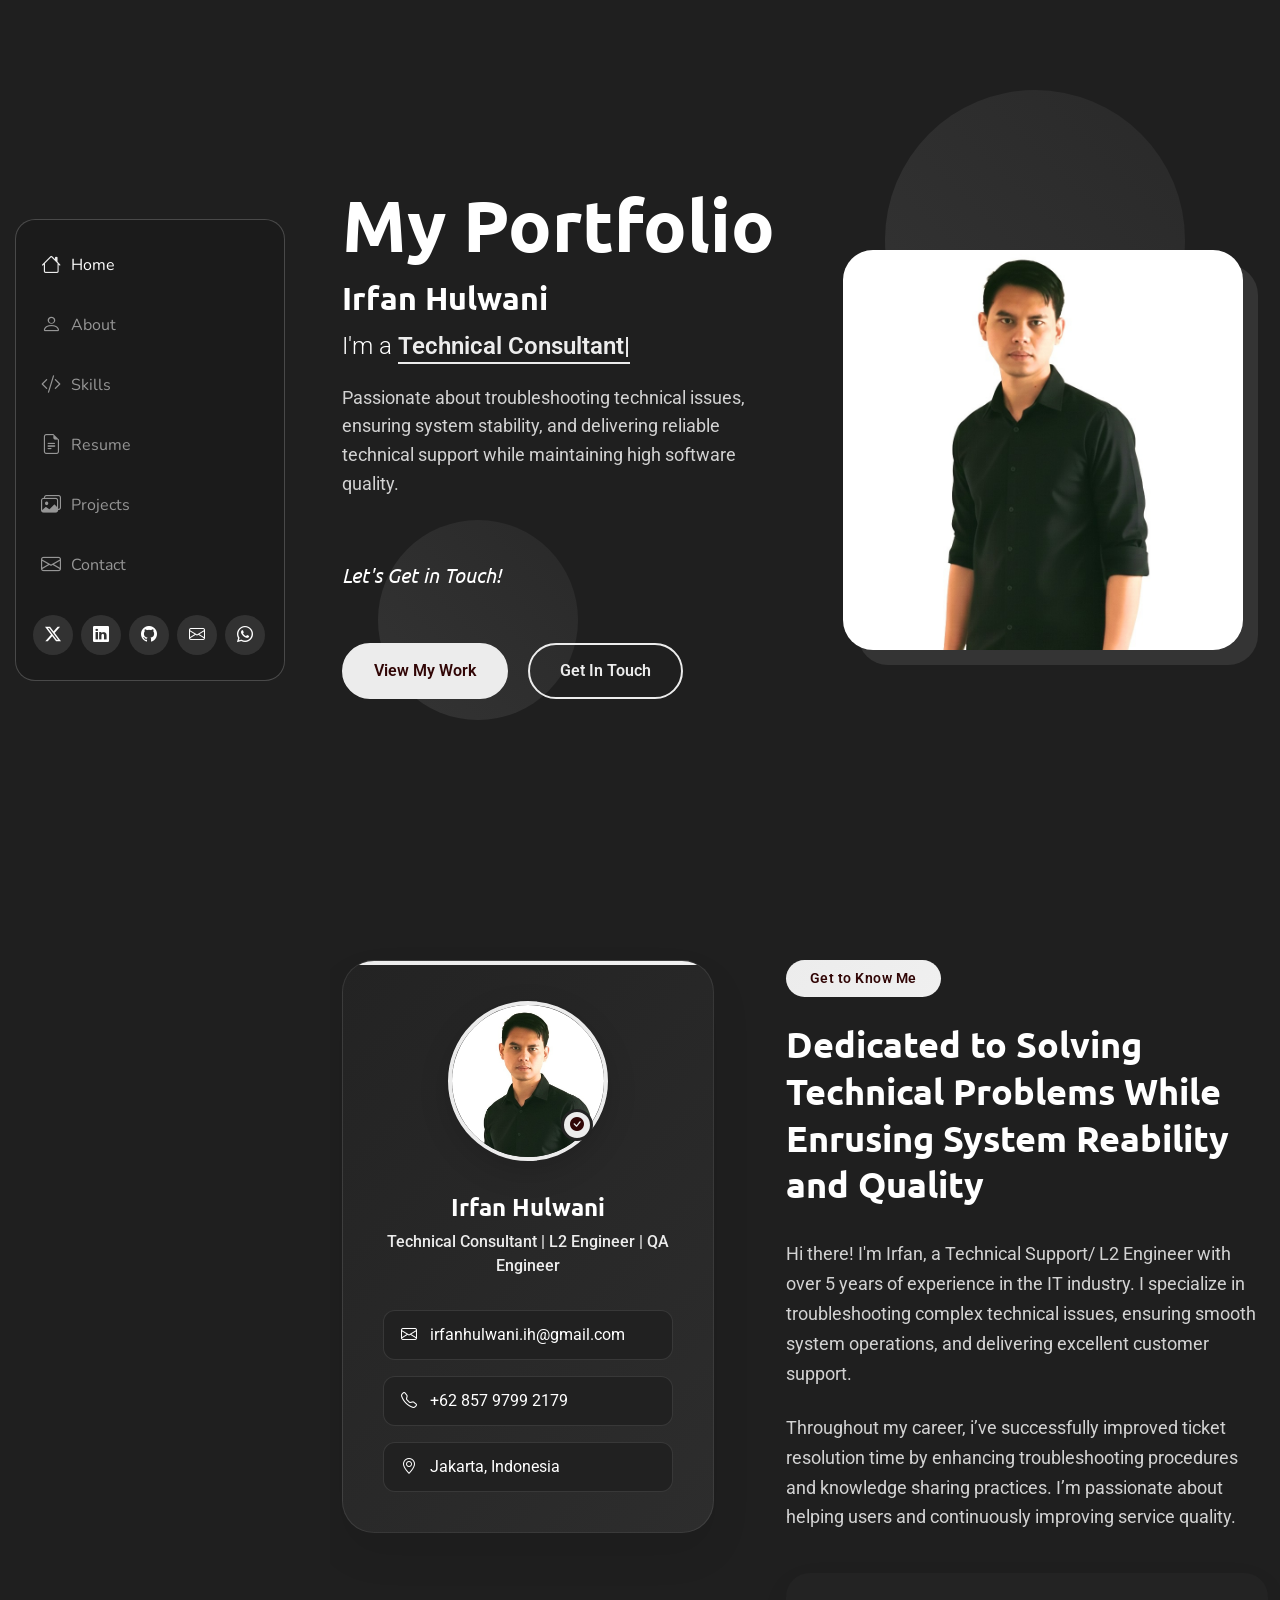
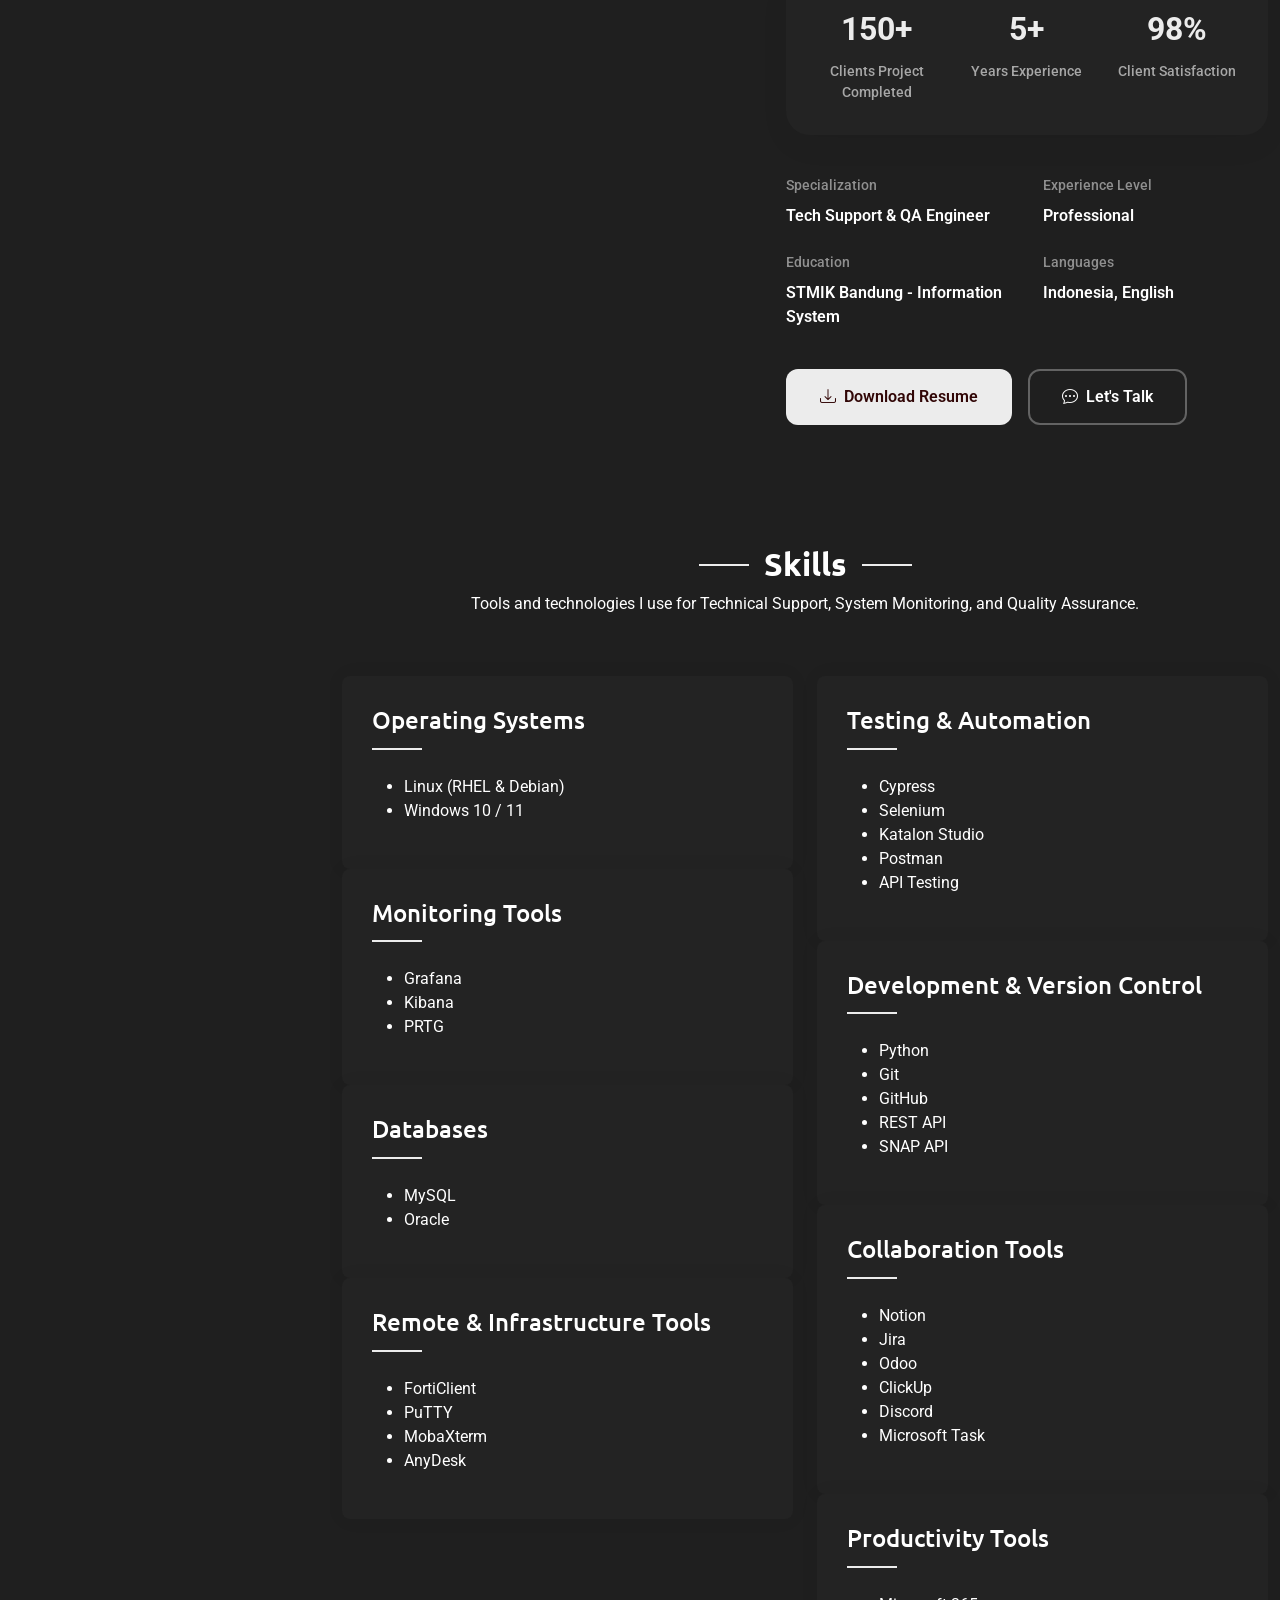
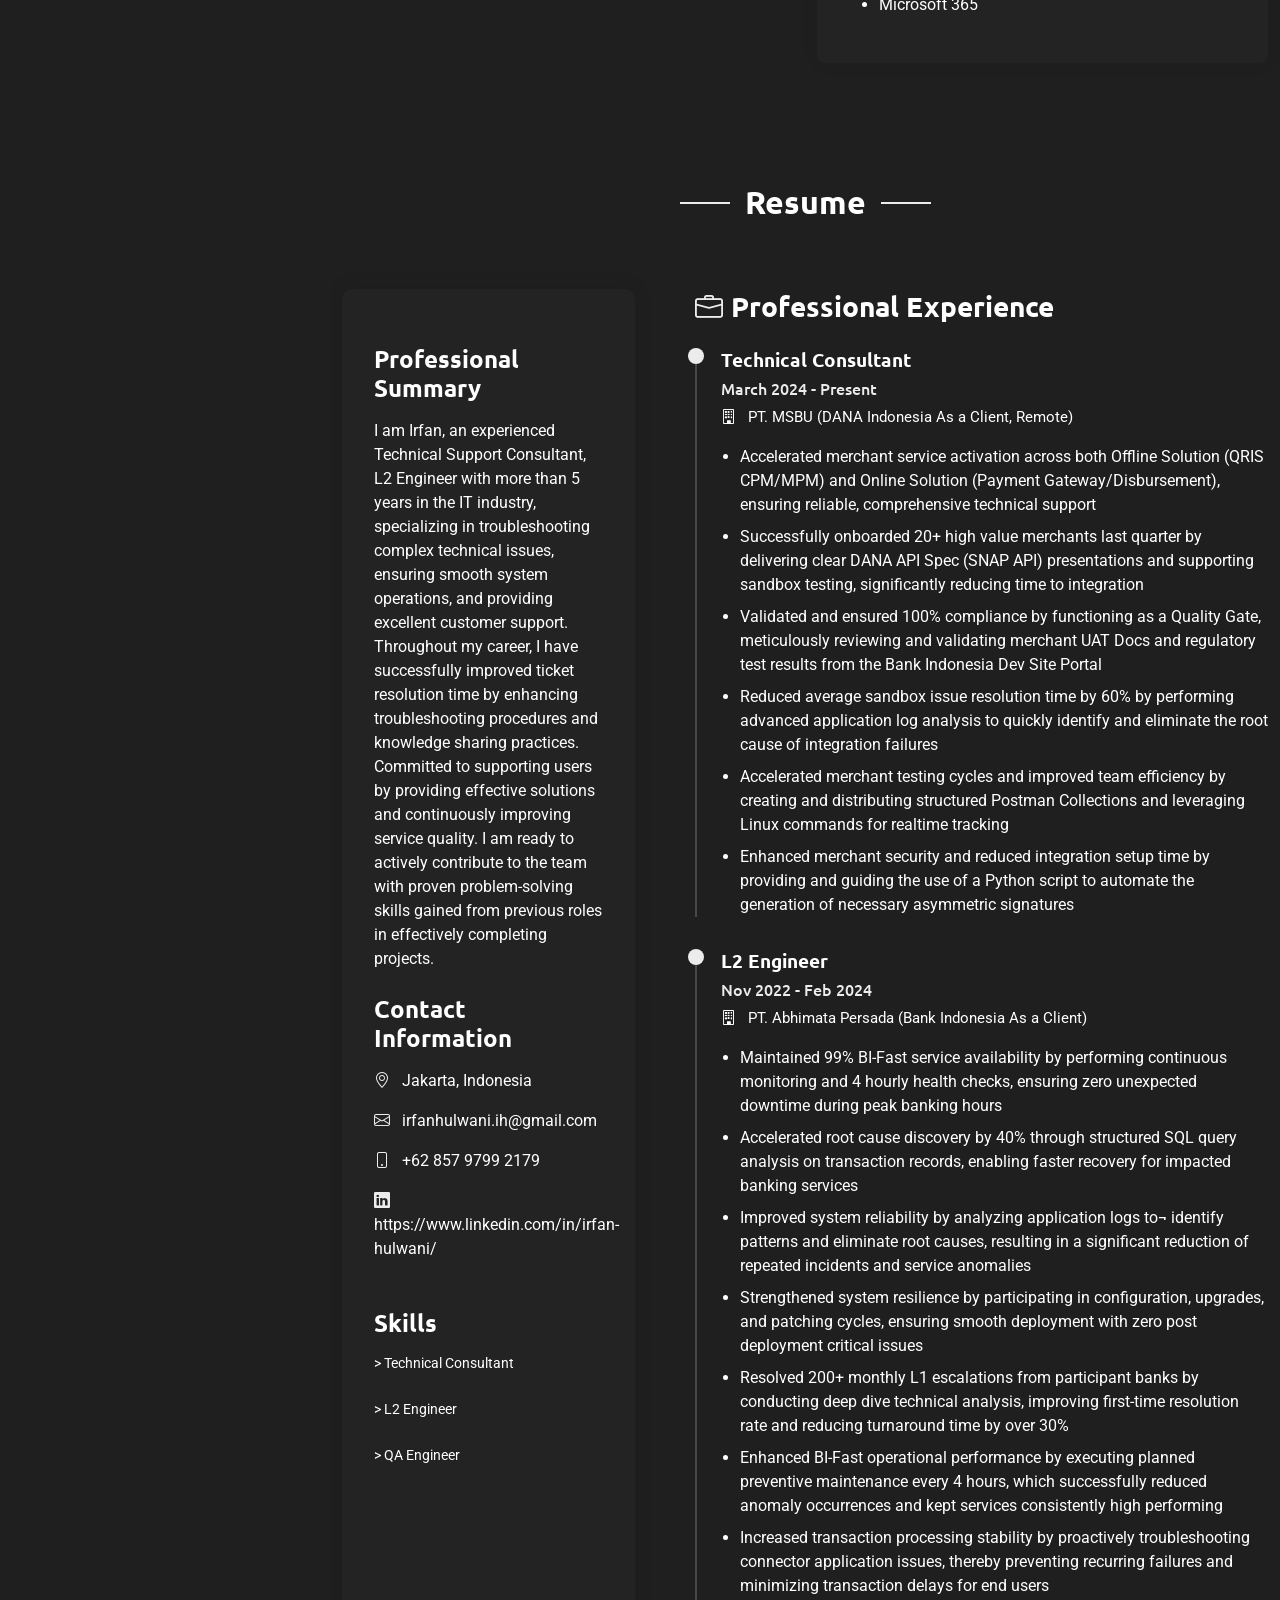
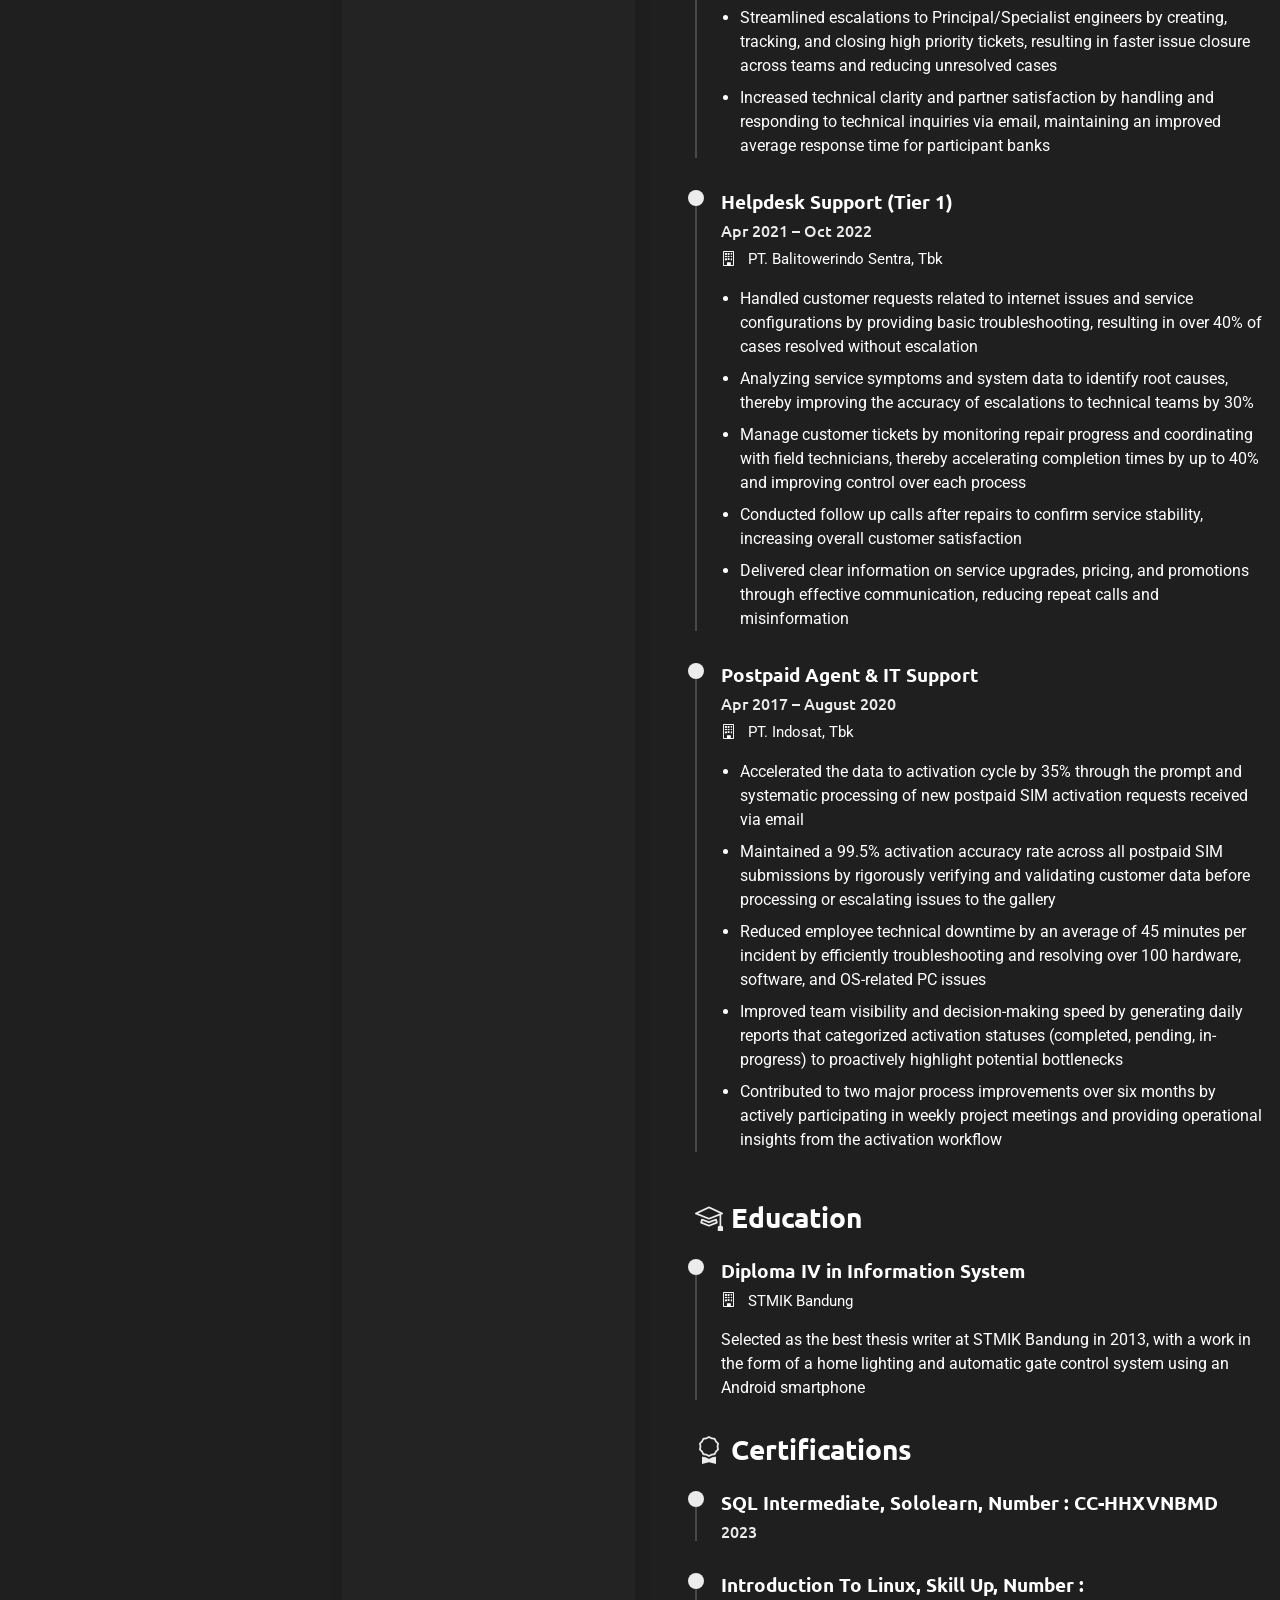
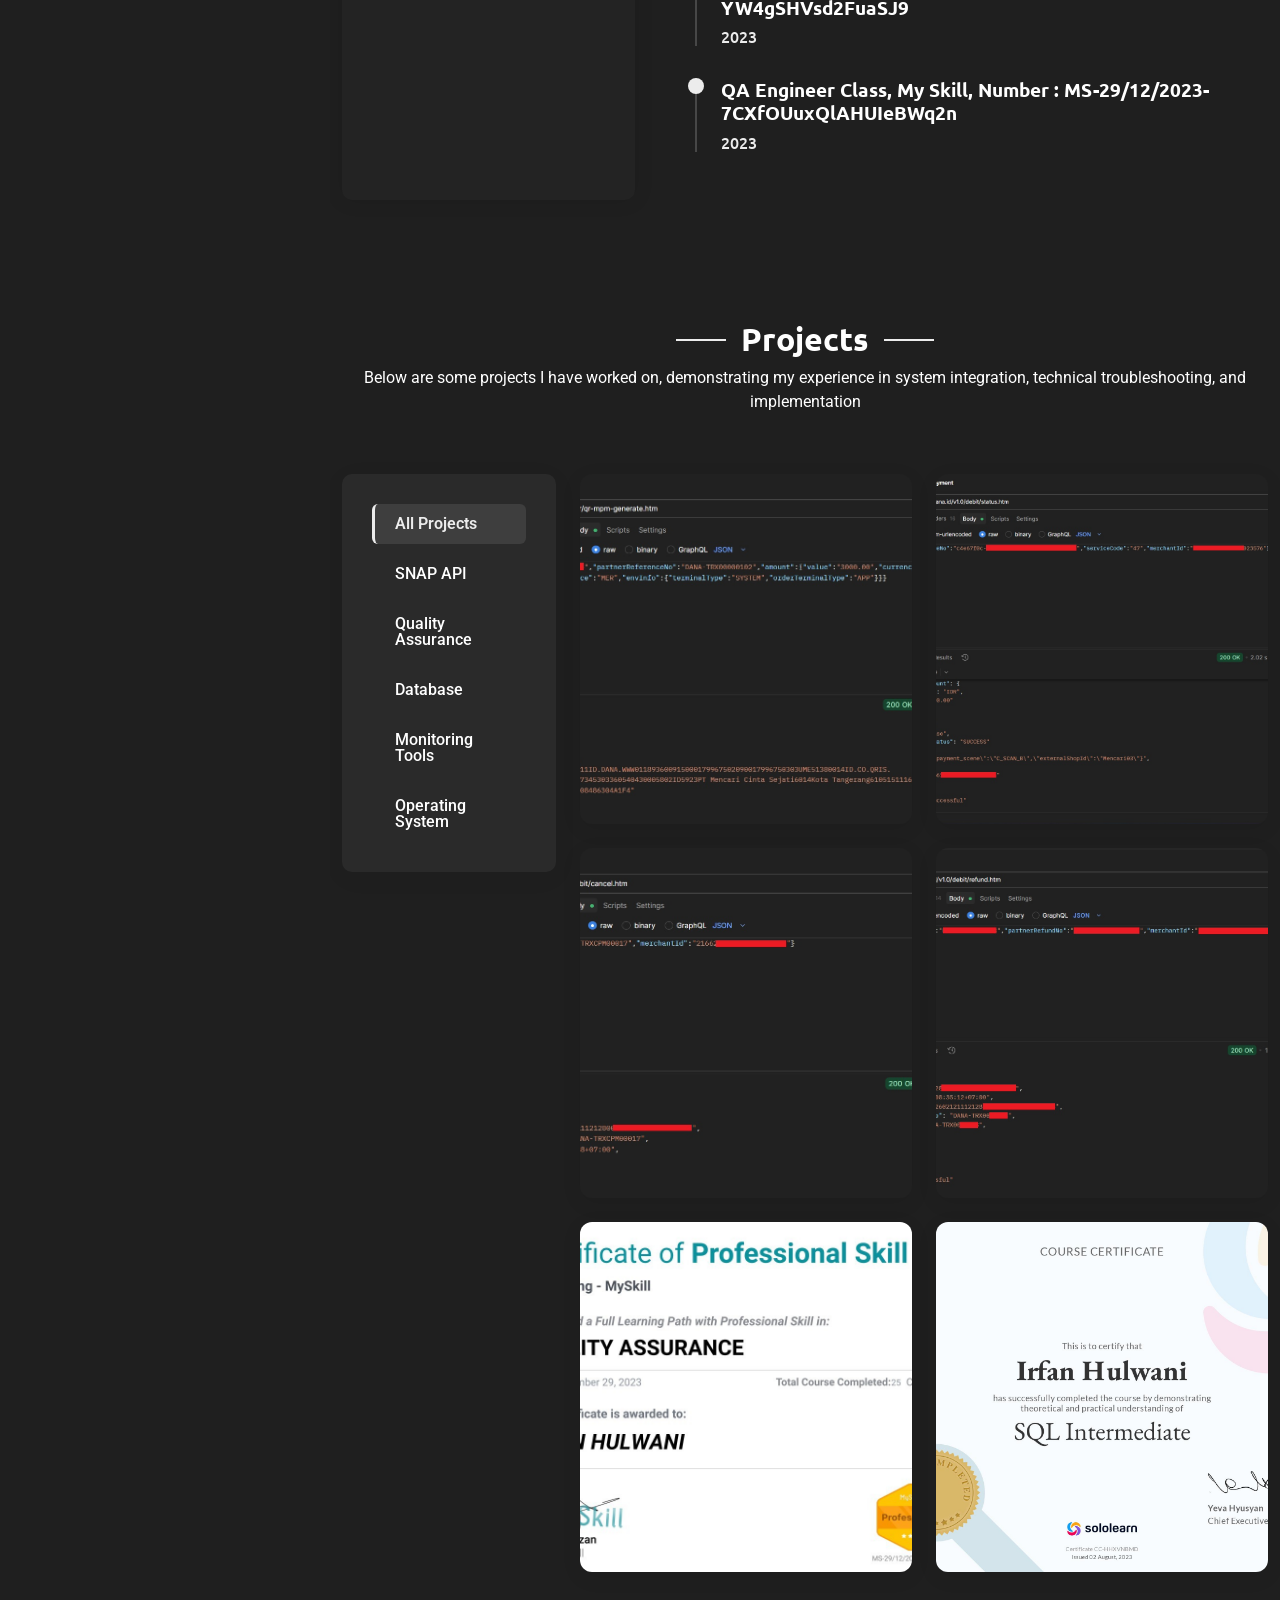
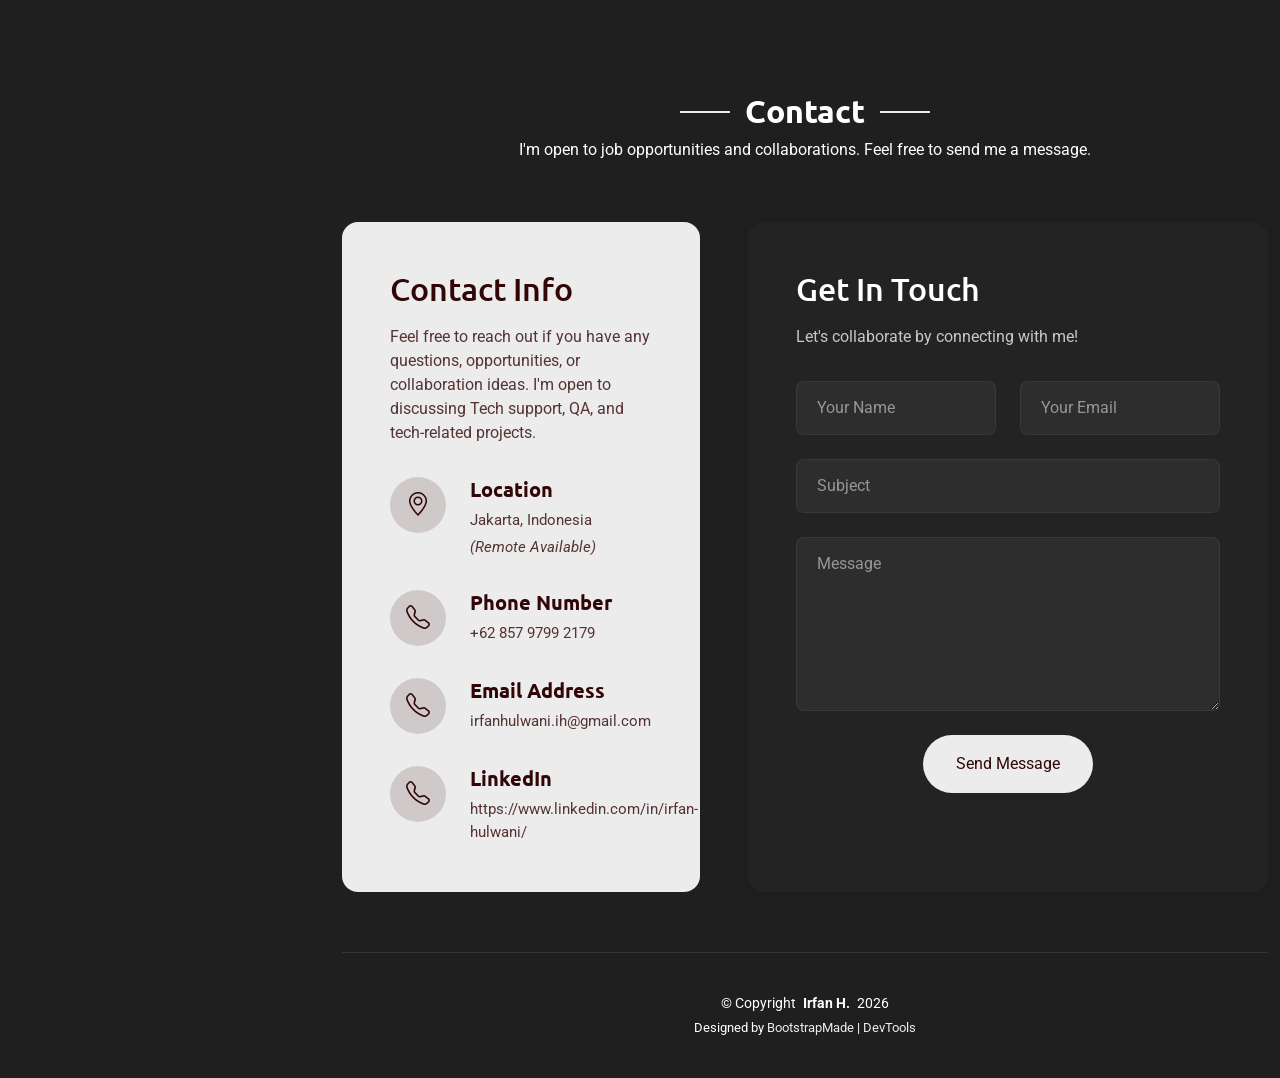
<file: index.html>
<!DOCTYPE html>
<html lang="en">

<head>
    <!-- Google tag (gtag.js) -->
  <script async src="https://www.googletagmanager.com/gtag/js?id=G-5R5WCQKM9Q"></script>
  <script>
    window.dataLayer = window.dataLayer || [];
    function gtag(){dataLayer.push(arguments);}
    gtag('js', new Date());

    gtag('config', 'G-5R5WCQKM9Q');
  </script>

  <meta charset="utf-8">
  <meta content="width=device-width, initial-scale=1.0" name="viewport">
  <title>Irfan Hulwani</title>
  <meta name="description" content="">
  <meta name="keywords" content="">

  <!-- Favicons -->
  <link href="assets/img/favicon2.png" rel="icon">
  <link href="assets/img/favicon3.png" rel="apple-touch-icon">

  <!-- Fonts -->
  <link href="https://fonts.googleapis.com" rel="preconnect">
  <link href="https://fonts.gstatic.com" rel="preconnect" crossorigin>
  <link href="https://fonts.googleapis.com/css2?family=Roboto:ital,wght@0,100;0,300;0,400;0,500;0,700;0,900;1,100;1,300;1,400;1,500;1,700;1,900&family=Ubuntu:ital,wght@0,300;0,400;0,500;0,700;1,300;1,400;1,500;1,700&family=Nunito:ital,wght@0,200;0,300;0,400;0,500;0,600;0,700;0,800;0,900;1,200;1,300;1,400;1,500;1,600;1,700;1,800;1,900&display=swap" rel="stylesheet">

  <!-- Vendor CSS Files -->
  <link href="assets/vendor/bootstrap/css/bootstrap.min.css" rel="stylesheet">
  <link href="assets/vendor/bootstrap-icons/bootstrap-icons.css" rel="stylesheet">
  <link href="assets/vendor/aos/aos.css" rel="stylesheet">
  <link href="assets/vendor/glightbox/css/glightbox.min.css" rel="stylesheet">
  <link href="assets/vendor/swiper/swiper-bundle.min.css" rel="stylesheet">

  <!-- Main CSS File -->
  <link href="assets/css/main.css" rel="stylesheet">

  <!-- =======================================================
  * Template Name: SnapFolio
  * Template URL: https://bootstrapmade.com/snapfolio-bootstrap-portfolio-template/
  * Updated: Jul 21 2025 with Bootstrap v5.3.7
  * Author: BootstrapMade.com
  * License: https://bootstrapmade.com/license/
  ======================================================== -->
</head>

<body class="index-page">

  <header id="header" class="header dark-background d-flex flex-column justify-content-center">
    <i class="header-toggle d-xl-none bi bi-list"></i>

    <div class="header-container d-flex flex-column align-items-start">
      <nav id="navmenu" class="navmenu">
        <ul>
          <li><a href="#hero" class="active"><i class="bi bi-house navicon"></i> Home</a></li>
          <li><a href="#about"><i class="bi bi-person navicon"></i> About</a></li>
          <li><a href="#skills"><i class="bi bi-code-slash navicon"></i> Skills</a></li>
          <li><a href="#resume"><i class="bi bi-file-earmark-text navicon"></i> Resume</a></li>
          <li><a href="#portfolio"><i class="bi bi-images navicon"></i> Projects</a></li>
          <li><a href="#contact"><i class="bi bi-envelope navicon"></i> Contact</a></li>
        </ul>
      </nav>

      <div class="social-links text-center">
        <a href="https://x.com/Irfanhlw" class="twitter" target="_blank"><i class="bi bi-twitter-x"></i></a>
        <a href="https://www.linkedin.com/in/irfan-hulwani/" class="linkedin" target="_blank"><i class="bi bi-linkedin"></i></a>
        <a href="https://github.com/irfanhulwani" class="github" target="_blank"><i class="bi bi-github"></i></a>
        <a href="mailto:irfanhulwani.ih@gmail.com" class="e-mail" target="_blank"><i class="bi bi-envelope"></i></a>
        <a href="https://wa.me/6285797992179" class="whatsapp" target="_blank"><i class="bi bi-whatsapp"></i></a>
      </div>
    </div>

  </header>

  <main class="main">

    <!-- Hero Section -->
    <section id="hero" class="hero section">

      <div class="background-elements">
        <div class="bg-circle circle-1"></div>
        <div class="bg-circle circle-2"></div>
      </div>

      <div class="hero-content">

        <div class="container">
          <div class="row align-items-center">

            <div class="col-lg-6" data-aos="fade-right" data-aos-delay="100">
              <div class="hero-text">
                <br><h1>My Portfolio</h1>
                <h2>Irfan Hulwani</h2>
                <p class="lead">I'm a <span class="typed" data-typed-items="Technical Consultant, L2 Engineer, QA Engineer"></span></p>
                <p class="description">Passionate about troubleshooting technical issues, ensuring system stability, and delivering reliable technical support while maintaining high software quality.</p>
                <br><h5><i>Let's Get in Touch!</i></h5>
                <br>
                <br>
                <div class="hero-actions">
                  <a href="#portfolio" class="btn btn-primary">View My Work</a>
                  <a href="#contact" class="btn btn-outline">Get In Touch</a>
                </div>                
              </div>
            </div>

            <div class="col-lg-6" data-aos="fade-left" data-aos-delay="200">
              <div class="hero-visual">
                <div class="profile-container">
                  <div class="profile-background"></div>
                  <img src="assets/img/profile/Profile-Pic.jpeg" alt="Alexander Chen" class="profile-image">
                </div>
              </div>
            </div>

          </div>
        </div>
      </div>

    </section><!-- /Hero Section -->

    <!-- About Section -->
    <section id="about" class="about section">

      <div class="container" data-aos="fade-up" data-aos-delay="100">

        <div class="row">
          <div class="col-lg-5" data-aos="zoom-in" data-aos-delay="200">
            <div class="profile-card">
              <div class="profile-header">
                <div class="profile-image">
                  <img src="assets/img/profile/Profile-Pic2.jpeg" alt="Profile Image" class="img-fluid">
                </div>
                <div class="profile-badge">
                  <i class="bi bi-check-circle-fill"></i>
                </div>
              </div>

              <div class="profile-content">
                <h3>Irfan Hulwani</h3>
                <p class="profession">Technical Consultant | L2 Engineer | QA Engineer</p>

                <div class="contact-links">
                  <a href="mailto:irfanhulwani.ih@gmail.com" class="contact-item" target="_blank">
                    <i class="bi bi-envelope"></i>
                    irfanhulwani.ih@gmail.com
                  </a>
                  <a href="http://wa.me/6285797992179" class="contact-item" target="_blank">
                    <i class="bi bi-telephone"></i>
                    +62 857 9799 2179
                  </a>
                  <a href="#about" class="contact-item">
                    <i class="bi bi-geo-alt"></i>
                    Jakarta, Indonesia
                  </a>
                </div>
              </div>
            </div>
          </div>

          <div class="col-lg-7" data-aos="fade-left" data-aos-delay="300">
            <div class="about-content">
              <div class="section-header">
                <span class="badge-text">Get to Know Me</span>
                <h2>Dedicated to Solving Technical Problems While Enrusing System Reability and Quality</h2>
              </div>

              <div class="description">
                <p>Hi there! I'm Irfan, a Technical Support/ L2 Engineer with over 5 years of experience in the IT industry. I specialize in troubleshooting complex technical issues, ensuring smooth system operations, and delivering excellent customer support.</p>

                <p>Throughout my career, i’ve successfully improved ticket resolution time by enhancing troubleshooting procedures and knowledge sharing practices. I’m passionate about helping users and continuously improving service quality.</p>
              </div>

              <div class="stats-grid">
                <div class="stat-item">
                  <div class="stat-number">150+</div>
                  <div class="stat-label">Clients Project Completed</div>
                </div>
                <div class="stat-item">
                  <div class="stat-number">5+</div>
                  <div class="stat-label">Years Experience</div>
                </div>
                <div class="stat-item">
                  <div class="stat-number">98%</div>
                  <div class="stat-label">Client Satisfaction</div>
                </div>
              </div>

              <div class="details-grid">
                <div class="detail-row">
                  <div class="detail-item">
                    <span class="detail-label">Specialization</span>
                    <span class="detail-value">Tech Support & QA Engineer</span>
                  </div>
                  <div class="detail-item">
                    <span class="detail-label">Experience Level</span>
                    <span class="detail-value">Professional</span>
                  </div>
                </div>
                <div class="detail-row">
                  <div class="detail-item">
                    <span class="detail-label">Education</span>
                    <span class="detail-value">STMIK Bandung - Information System</span>
                  </div>
                  <div class="detail-item">
                    <span class="detail-label">Languages</span>
                    <span class="detail-value">Indonesia, English</span>
                  </div>
                </div>
              </div>

              <div class="cta-section">
                <a href="https://drive.google.com/file/d/1RANBkrfwKMdUFO9F9lWI3t6m4B5CEuEY/view?usp=sharing" 
                class="btn btn-primary" target="_blank">
                <i class="bi bi-download"></i>
                Download Resume
                </a>
                <a href="http://wa.me/6285797992179" class="btn btn-outline" target="_blank">
                  <i class="bi bi-chat-dots"></i>
                  Let's Talk
                </a>
              </div>
            </div>
          </div>
        </div>

      </div>

    </section><!-- /About Section -->

    <!-- Skills Section -->
    <section id="skills" class="skills section">

  <!-- Section Title -->
  <div class="container section-title" data-aos="fade-up">
    <h2>Skills</h2>
    <p>Tools and technologies I use for Technical Support, System Monitoring, and Quality Assurance.</p>
  </div>

  <div class="container" data-aos="fade-up" data-aos-delay="100">

    <div class="row">

      <!-- LEFT COLUMN -->
      <div class="col-lg-6">

        <div class="skills-category" data-aos="fade-up" data-aos-delay="200">
          <h3>Operating Systems</h3>
          <ul>
            <li>Linux (RHEL & Debian)</li>
            <li>Windows 10 / 11</li>
          </ul>
        </div>

        <div class="skills-category" data-aos="fade-up" data-aos-delay="250">
          <h3>Monitoring Tools</h3>
          <ul>
            <li>Grafana</li>
            <li>Kibana</li>
            <li>PRTG</li>
          </ul>
        </div>

        <div class="skills-category" data-aos="fade-up" data-aos-delay="300">
          <h3>Databases</h3>
          <ul>
            <li>MySQL</li>
            <li>Oracle</li>
          </ul>
        </div>

        <div class="skills-category" data-aos="fade-up" data-aos-delay="350">
          <h3>Remote & Infrastructure Tools</h3>
          <ul>
            <li>FortiClient</li>
            <li>PuTTY</li>
            <li>MobaXterm</li>
            <li>AnyDesk</li>
          </ul>
        </div>

      </div>

      <!-- RIGHT COLUMN -->
      <div class="col-lg-6">

        <div class="skills-category" data-aos="fade-up" data-aos-delay="200">
          <h3>Testing & Automation</h3>
          <ul>
            <li>Cypress</li>
            <li>Selenium</li>
            <li>Katalon Studio</li>
            <li>Postman</li>
            <li>API Testing</li>
          </ul>
        </div>

        <div class="skills-category" data-aos="fade-up" data-aos-delay="250">
          <h3>Development & Version Control</h3>
          <ul>
            <li>Python</li>
            <li>Git</li>
            <li>GitHub</li>
            <li>REST API</li>
            <li>SNAP API</li>
          </ul>
        </div>

        <div class="skills-category" data-aos="fade-up" data-aos-delay="300">
          <h3>Collaboration Tools</h3>
          <ul>
            <li>Notion</li>
            <li>Jira</li>
            <li>Odoo</li>
            <li>ClickUp</li>
            <li>Discord</li>
            <li>Microsoft Task</li>
          </ul>
        </div>

        <div class="skills-category" data-aos="fade-up" data-aos-delay="350">
          <h3>Productivity Tools</h3>
          <ul>
            <li>Microsoft 365</li>
          </ul>
        </div>

      </div>

    </div>

  </div>

</section><!-- /Skills Section -->

    <!-- Resume Section -->
    <section id="resume" class="resume section">

      <!-- Section Title -->
      <div class="container section-title" data-aos="fade-up">
        <h2>Resume</h2>
      </div><!-- End Section Title -->

      <div class="container" data-aos="fade-up" data-aos-delay="100">

        <div class="row gy-4">
          <!-- Left column with summary and contact -->
          <div class="col-lg-4">
            <div class="resume-side" data-aos="fade-right" data-aos-delay="100">
              <br>

              <h3>Professional Summary</h3>
              <p>I am Irfan, an experienced Technical Support Consultant, L2 Engineer with more than 5 years in the IT industry, specializing in troubleshooting complex technical issues, ensuring smooth system operations, and providing excellent customer support. Throughout my career, I have successfully improved ticket resolution time by enhancing troubleshooting procedures and knowledge sharing practices. Committed to supporting users by providing effective solutions and continuously improving service quality. I am ready to actively contribute to the team with proven problem-solving skills gained from previous roles in effectively completing projects.</p>

              <h3 class="mt-4">Contact Information</h3>
              <ul class="contact-info list-unstyled">
                <li><i class="bi bi-geo-alt"></i> Jakarta, Indonesia</li>
                <li><i class="bi bi-envelope"></i> irfanhulwani.ih@gmail.com</li>
                <li><i class="bi bi-phone"></i> +62 857 9799 2179</li>
                <li><i class="bi bi-linkedin"></i> https://www.linkedin.com/in/irfan-hulwani/</li>
              </ul>

              <div class="skills-animation mt-4">
                <br>
                <h3>Skills</h3>
                <div class="skill-item">
                  <div class="d-flex justify-content-between">
                    <span>> Technical Consultant</span>
                  </div>
                </div>

                <div class="skill-item">
                  <div class="d-flex justify-content-between">
                    <span>> L2 Engineer</span>
                    </div>
                </div>

                <div class="skill-item">
                  <div class="d-flex justify-content-between">
                    <span>> QA Engineer</span>
                  </div>
                </div>
              </div>
            </div>
          </div>

          <!-- Right column with experience and education -->
          <div class="col-lg-8 ps-4 ps-lg-5">
            <!-- Experience Section -->
            <div class="resume-section" data-aos="fade-up">
              <h3><i class="bi bi-briefcase me-2"></i>Professional Experience</h3>

              <div class="resume-item">
                <h4>Technical Consultant</h4>
                <h5>March 2024 - Present</h5>
                <p class="company"><i class="bi bi-building"></i> PT. MSBU (DANA Indonesia As a Client, Remote)</p>
                <ul>
                  <li>Accelerated merchant service activation across both Offline Solution (QRIS CPM/MPM) and Online Solution (Payment Gateway/Disbursement), ensuring reliable, comprehensive technical support</li>
                  <li>Successfully onboarded 20+ high value merchants last quarter by delivering clear DANA API Spec (SNAP API) presentations and supporting sandbox testing, significantly reducing time to integration</li>
                  <li>Validated and ensured 100% compliance by functioning as a Quality Gate, meticulously reviewing and validating merchant UAT Docs and regulatory test results from the Bank Indonesia Dev Site Portal</li>
                  <li>Reduced average sandbox issue resolution time by 60% by performing advanced application log analysis to quickly identify and eliminate the root cause of integration failures</li>
                  <li>Accelerated merchant testing cycles and improved team efficiency by creating and distributing structured Postman Collections and leveraging Linux commands for realtime tracking</li>
                  <li>Enhanced merchant security and reduced integration setup time by providing and guiding the use of a Python script to automate the generation of necessary asymmetric signatures</li>
                </ul>
              </div>

              <div class="resume-item">
                <h4>L2 Engineer</h4>
                <h5>Nov 2022 - Feb 2024</h5>
                <p class="company"><i class="bi bi-building"></i> PT. Abhimata Persada (Bank Indonesia As a Client)</p>
                <ul>
                  <li>Maintained 99% BI-Fast service availability by performing continuous monitoring and 4 hourly health checks, ensuring zero unexpected downtime during peak banking hours</li>
                  <li>Accelerated root cause discovery by 40% through structured SQL query analysis on transaction records, enabling faster recovery for impacted banking services</li>
                  <li>Improved system reliability by analyzing application logs to¬ identify patterns and eliminate root causes, resulting in a significant reduction of repeated incidents and service anomalies</li>
                  <li>Strengthened system resilience by participating in configuration, upgrades, and patching cycles, ensuring smooth deployment with zero post deployment critical issues</li>
                  <li>Resolved 200+ monthly L1 escalations from participant banks by conducting deep dive technical analysis, improving first-time resolution rate and reducing turnaround time by over 30%</li>
                  <li>Enhanced BI-Fast operational performance by executing planned preventive maintenance every 4 hours, which successfully reduced anomaly occurrences and kept services consistently high performing</li>
                  <li>Increased transaction processing stability by proactively troubleshooting connector application issues, thereby preventing recurring failures and minimizing transaction delays for end users</li>
                  <li>Streamlined escalations to Principal/Specialist engineers by creating, tracking, and closing high priority tickets, resulting in faster issue closure across teams and reducing unresolved cases</li>
                  <li>Increased technical clarity and partner satisfaction by handling and responding to technical inquiries via email, maintaining an improved average response time for participant banks</li>
                </ul>
              </div>

              <div class="resume-item">
                <h4>Helpdesk Support (Tier 1)</h4>
                <h5>Apr 2021 – Oct 2022</h5>
                <p class="company"><i class="bi bi-building"></i> PT. Balitowerindo Sentra, Tbk</p>
                <ul>
                  <li>Handled customer requests related to internet issues and service configurations by providing basic troubleshooting, resulting in over 40% of cases resolved without escalation</li>
                  <li>Analyzing service symptoms and system data to identify root causes, thereby improving the accuracy of escalations to technical teams by 30%</li>
                  <li>Manage customer tickets by monitoring repair progress and coordinating with field technicians, thereby accelerating completion times by up to 40% and improving control over each process</li>
                  <li>Conducted follow up calls after repairs to confirm service stability, increasing overall customer satisfaction</li>
                  <li>Delivered clear information on service upgrades, pricing, and promotions through effective communication, reducing repeat calls and misinformation</li>
                </ul>
              </div>
              
              <div class="resume-item">
                <h4>Postpaid Agent & IT Support</h4>
                <h5>Apr 2017 – August 2020</h5>
                <p class="company"><i class="bi bi-building"></i> PT. Indosat, Tbk</p>
                <ul>
                  <li>Accelerated the data to activation cycle by 35% through the prompt and systematic processing of new postpaid SIM activation requests received via email</li>
                  <li>Maintained a 99.5% activation accuracy rate across all postpaid SIM submissions by rigorously verifying and validating customer data before processing or escalating issues to the gallery</li>
                  <li>Reduced employee technical downtime by an average of 45 minutes per incident by efficiently troubleshooting and resolving over 100 hardware, software, and OS-related PC issues</li>
                  <li>Improved team visibility and decision-making speed by generating daily reports that categorized activation statuses (completed, pending, in-progress) to proactively highlight potential bottlenecks</li>
                  <li>Contributed to two major process improvements over six months by actively participating in weekly project meetings and providing operational insights from the activation workflow</li>
                </ul>
              </div>

            </div>

            <!-- Education Section -->
            <div class="resume-section" data-aos="fade-up" data-aos-delay="100">
              <h3><i class="bi bi-mortarboard me-2"></i>Education</h3>

              <div class="resume-item">
                <h4>Diploma IV in Information System</h4>
                <p class="company"><i class="bi bi-building"></i> STMIK Bandung</p>
                <p>Selected as the best thesis writer at STMIK Bandung in 2013, with a work in the form of a home lighting and automatic gate control system using an Android smartphone</p>
              </div>

            <!-- Certifications Section -->
            <div class="resume-section" data-aos="fade-up" data-aos-delay="200">
              <h3><i class="bi bi-award me-2"></i>Certifications</h3>

              <div class="resume-item">
                <h4>SQL Intermediate, Sololearn, Number : CC-HHXVNBMD</h4>
                <h5>2023</h5>
              </div>

              <div class="resume-item">
                <h4>Introduction To Linux, Skill Up, Number : YW4gSHVsd2FuaSJ9</h4>
                <h5>2023</h5>
              </div>

              <div class="resume-item">
                <h4>QA Engineer Class, My Skill, Number : MS-29/12/2023-7CXfOUuxQlAHUIeBWq2n</h4>
                <h5>2023</h5>
              </div>
            </div>
          </div>
        </div>

      </div>

    </section><!-- /Resume Section -->

    <!-- Portfolio Section -->
    <section id="portfolio" class="portfolio section">

      <!-- Section Title -->
      <div class="container section-title" data-aos="fade-up">
        <h2>Projects</h2>
        <p>Below are some projects I have worked on, demonstrating my experience in system integration, technical troubleshooting, and implementation</p>
      </div><!-- End Section Title -->

      <div class="container" data-aos="fade-up" data-aos-delay="100">

        <div class="isotope-layout" data-default-filter="*" data-layout="masonry" data-sort="original-order">

          <div class="row">
            <div class="col-lg-3 filter-sidebar">
              <div class="filters-wrapper" data-aos="fade-right" data-aos-delay="150">
                <ul class="portfolio-filters isotope-filters">
                  <li data-filter="*" class="filter-active">All Projects</li>
                  <li data-filter=".filter-snap">SNAP API</li>
                  <li data-filter=".filter-qa">Quality Assurance</li>
                  <li data-filter=".filter-database">Database</li>
                  <li data-filter=".filter-monitoring">Monitoring Tools</li>
                  <li data-filter=".filter-os">Operating System</li>
                </ul>
              </div>
            </div>

            <div class="col-lg-9">
              <div class="row gy-4 portfolio-container isotope-container" data-aos="fade-up" data-aos-delay="200">

                <div class="col-lg-6 col-md-6 portfolio-item isotope-item filter-snap">
                  <div class="portfolio-wrap">
                    <img src="assets/img/portfolio/SNAP-Generate-QRIS.jpg" class="img-fluid" alt="Portfolio Image" loading="lazy">
                    <div class="portfolio-info">
                      <div class="content">
                        <span class="category">SNAP API</span>
                        <h4>Generate QRIS</h4>
                        <div class="portfolio-links">
                          <a href="assets/img/portfolio/SNAP-Generate-QRIS.jpg" class="glightbox" title="Generate QRIS"><i class="bi bi-plus-lg"></i></a>
                          <a href="portfolio-details.html" title="More Details"><i class="bi bi-arrow-right"></i></a>
                        </div>
                      </div>
                    </div>
                  </div>
                </div><!-- End Portfolio Item -->

                <div class="col-lg-6 col-md-6 portfolio-item isotope-item filter-snap">
                  <div class="portfolio-wrap">
                    <img src="assets/img/portfolio/SNAP-Query-Payment.jpg" class="img-fluid" alt="Portfolio Image" loading="lazy">
                    <div class="portfolio-info">
                      <div class="content">
                        <span class="category">SNAP API</span>
                        <h4>Query Payment</h4>
                        <div class="portfolio-links">
                          <a href="assets/img/portfolio/SNAP-Query-Payment.jpg" class="glightbox" title="Query Payment"><i class="bi bi-plus-lg"></i></a>
                          <a href="portfolio-details.html" title="More Details"><i class="bi bi-arrow-right"></i></a>
                        </div>
                      </div>
                    </div>
                  </div>
                </div><!-- End Portfolio Item -->

                <div class="col-lg-6 col-md-6 portfolio-item isotope-item filter-snap">
                  <div class="portfolio-wrap">
                    <img src="assets/img/portfolio/SNAP-Cancel-Order.jpg" class="img-fluid" alt="Portfolio Image" loading="lazy">
                    <div class="portfolio-info">
                      <div class="content">
                        <span class="category">SNAP API</span>
                        <h4>Cancel Order</h4>
                        <div class="portfolio-links">
                          <a href="assets/img/portfolio/SNAP-Cancel-Order.jpg" class="glightbox" title="Cancel Order"><i class="bi bi-plus-lg"></i></a>
                          <a href="portfolio-details.html" title="More Details"><i class="bi bi-arrow-right"></i></a>
                        </div>
                      </div>
                    </div>
                  </div>
                </div><!-- End Portfolio Item -->

                <div class="col-lg-6 col-md-6 portfolio-item isotope-item filter-snap">
                  <div class="portfolio-wrap">
                    <img src="assets/img/portfolio/SNAP-Refund-Order.jpg" class="img-fluid" alt="Portfolio Image" loading="lazy">
                    <div class="portfolio-info">
                      <div class="content">
                        <span class="category">SNAP API</span>
                        <h4>Refund Order</h4>
                        <div class="portfolio-links">
                          <a href="assets/img/portfolio/SNAP-Refund-Order.jpg" class="glightbox" title="Refund Order"><i class="bi bi-plus-lg"></i></a>
                          <a href="portfolio-details.html" title="More Details"><i class="bi bi-arrow-right"></i></a>
                        </div>
                      </div>
                    </div>
                  </div>
                </div><!-- End Portfolio Item -->

                <div class="col-lg-6 col-md-6 portfolio-item isotope-item filter-qa">
                  <div class="portfolio-wrap">
                    <img src="assets/img/portfolio/QA-sertifikat.jpg" class="img-fluid" alt="Portfolio Image" loading="lazy">
                    <div class="portfolio-info">
                      <div class="content">
                        <span class="category">Quality Assurance</span>
                        <h4>Certificate</h4>
                        <div class="portfolio-links">
                          <a href="assets/img/portfolio/QA-sertifikat.jpg" class="glightbox" title="QA Certification"><i class="bi bi-plus-lg"></i></a>
                          <a href="portfolio-details.html" title="More Details"><i class="bi bi-arrow-right"></i></a>
                        </div>
                      </div>
                    </div>
                  </div>
                </div><!-- End Portfolio Item -->

                <div class="col-lg-6 col-md-6 portfolio-item isotope-item filter-database">
                  <div class="portfolio-wrap">
                    <img src="assets/img/portfolio/sql-sertification.jpg" class="img-fluid" alt="Portfolio Image" loading="lazy">
                    <div class="portfolio-info">
                      <div class="content">
                        <span class="category">SQL Intermediate</span>
                        <h4>Certificate</h4>
                        <div class="portfolio-links">
                          <a href="assets/img/portfolio/sql-sertification.jpg" class="glightbox" title="SQL Certification"><i class="bi bi-plus-lg"></i></a>
                          <a href="portfolio-details.html" title="More Details"><i class="bi bi-arrow-right"></i></a>
                        </div>
                      </div>
                    </div>
                  </div>
                </div><!-- End Portfolio Item -->

                <!-- <div class="col-lg-6 col-md-6 portfolio-item isotope-item filter-automotive">
                  <div class="portfolio-wrap">
                    <img src="assets/img/portfolio/portfolio-portrait-2.webp" class="img-fluid" alt="Portfolio Image" loading="lazy">
                    <div class="portfolio-info">
                      <div class="content">
                        <span class="category">Automotive</span>
                        <h4>Classic Beauty</h4>
                        <div class="portfolio-links">
                          <a href="assets/img/portfolio/portfolio-portrait-2.webp" class="glightbox" title="Classic Beauty"><i class="bi bi-plus-lg"></i></a>
                          <a href="portfolio-details.html" title="More Details"><i class="bi bi-arrow-right"></i></a>
                        </div>
                      </div>
                    </div>
                  </div>
                </div>

                <div class="col-lg-6 col-md-6 portfolio-item isotope-item filter-nature">
                  <div class="portfolio-wrap">
                    <img src="assets/img/portfolio/portfolio-portrait-4.webp" class="img-fluid" alt="Portfolio Image" loading="lazy">
                    <div class="portfolio-info">
                      <div class="content">
                        <span class="category">Nature</span>
                        <h4>Natural Growth</h4>
                        <div class="portfolio-links">
                          <a href="assets/img/portfolio/portfolio-portrait-4.webp" class="glightbox" title="Natural Growth"><i class="bi bi-plus-lg"></i></a>
                          <a href="portfolio-details.html" title="More Details"><i class="bi bi-arrow-right"></i></a>
                        </div>
                      </div>
                    </div>
                  </div>
                </div>

                <div class="col-lg-6 col-md-6 portfolio-item isotope-item filter-nature">
                  <div class="portfolio-wrap">
                    <img src="assets/img/portfolio/portfolio-5.webp" class="img-fluid" alt="Portfolio Image" loading="lazy">
                    <div class="portfolio-info">
                      <div class="content">
                        <span class="category">Photography</span>
                        <h4>Urban Stories</h4>
                        <div class="portfolio-links">
                          <a href="assets/img/portfolio/portfolio-5.webp" class="glightbox" title="Urban Stories"><i class="bi bi-plus-lg"></i></a>
                          <a href="portfolio-details.html" title="More Details"><i class="bi bi-arrow-right"></i></a>
                        </div>
                      </div>
                    </div>
                  </div>
                </div>

                <div class="col-lg-6 col-md-6 portfolio-item isotope-item filter-design">
                  <div class="portfolio-wrap">
                    <img src="assets/img/portfolio/portfolio-6.webp" class="img-fluid" alt="Portfolio Image" loading="lazy">
                    <div class="portfolio-info">
                      <div class="content">
                        <span class="category">Web Design</span>
                        <h4>Digital Experience</h4>
                        <div class="portfolio-links">
                          <a href="assets/img/portfolio/portfolio-6.webp" class="glightbox" title="Digital Experience"><i class="bi bi-plus-lg"></i></a>
                          <a href="portfolio-details.html" title="More Details"><i class="bi bi-arrow-right"></i></a>
                        </div>
                      </div>
                    </div>
                  </div>
                </div> -->

              </div><!-- End Portfolio Container -->
            </div>
          </div>

        </div>

      </div>

    </section><!-- /Portfolio Section -->

    <!-- Contact Section -->
    <section id="contact" class="contact section">

      <!-- Section Title -->
      <div class="container section-title" data-aos="fade-up">
        <h2>Contact</h2>
        <p>I'm open to job opportunities and collaborations. Feel free to send me a message.</p>
      </div><!-- End Section Title -->

      <div class="container">

        <div class="row g-4 g-lg-5">
          <div class="col-lg-5">
            <div class="info-box">
              <h3>Contact Info</h3>
              <p>Feel free to reach out if you have any questions, opportunities, or collaboration ideas. I'm open to discussing Tech support, QA, and tech-related projects.</p>

              <div class="info-item">
                <div class="icon-box">
                  <i class="bi bi-geo-alt"></i>
                </div>
                <div class="content">
                  <h4> Location</h4>
                  <p>Jakarta, Indonesia</p>
                  <p><i>(Remote Available)</i></p>
                </div>
              </div>

              <div class="info-item">
                <div class="icon-box">
                  <a href="https://wa.me/6285797992179" target="_blank">
                  <i class="bi bi-telephone"></i>
                </div>
                <div class="content">
                  <h4>Phone Number</h4>
                  <p>+62 857 9799 2179</p>
                </div>
                </a>
              </div>
              
              <div class="info-item">
                <div class="icon-box">
                  <a href="mailto:irfanhulwani.ih@gmail.com" target="_blank">
                  <i class="bi bi-telephone"></i>
                </div>
                <div class="content">
                  <h4>Email Address</h4>
                  <p>irfanhulwani.ih@gmail.com</p>
                </div>
                </a>
              </div>

              <div class="info-item">
                <div class="icon-box">
                  <a href="https://www.linkedin.com/in/irfan-hulwani/" target="_blank">
                  <i class="bi bi-telephone"></i>
                </div>
                <div class="content">
                  <h4>LinkedIn</h4>
                  <p>https://www.linkedin.com/in/irfan-hulwani/</p>
                </div>
                </a>
              </div>

            </div>
          </div>

          <div class="col-lg-7">
            <div class="contact-form">
              <h3>Get In Touch</h3>
              <p>Let's collaborate by connecting with me!</p>

              <form action="forms/contact.php" method="post" class="php-email-form">
                <div class="row gy-4">

                  <div class="col-md-6">
                    <input type="text" name="name" class="form-control" placeholder="Your Name" required="">
                  </div>

                  <div class="col-md-6 ">
                    <input type="email" class="form-control" name="email" placeholder="Your Email" required="">
                  </div>

                  <div class="col-12">
                    <input type="text" class="form-control" name="subject" placeholder="Subject" required="">
                  </div>

                  <div class="col-12">
                    <textarea class="form-control" name="message" rows="6" placeholder="Message" required=""></textarea>
                  </div>

                  <div class="col-12 text-center">
                    <div class="loading">Loading</div>
                    <div class="error-message"></div>
                    <div class="sent-message">Your message has been sent. Thank you!</div>

                    <button type="submit" class="btn">Send Message</button>
                  </div>

                </div>
              </form>

            </div>
          </div>

        </div>

      </div>

    </section><!-- /Contact Section -->

  </main>

  <footer id="footer" class="footer position-relative">

    <div class="container">
      <div class="copyright text-center ">
        <p>© <span>Copyright</span> <strong class="px-1 sitename">Irfan H.</strong> <span>2026</span></p>
      </div>
      <div class="credits">
        <!-- All the links in the footer should remain intact. -->
        <!-- You can delete the links only if you've purchased the pro version. -->
        <!-- Licensing information: https://bootstrapmade.com/license/ -->
        <!-- Purchase the pro version with working PHP/AJAX contact form: [buy-url] -->
        Designed by <a href="https://bootstrapmade.com/">BootstrapMade</a> | <a href="https://bootstrapmade.com/tools/">DevTools</a>
      </div>
    </div>
  </footer>

  <!-- Scroll Top -->
  <a href="#" id="scroll-top" class="scroll-top d-flex align-items-center justify-content-center"><i class="bi bi-arrow-up-short"></i></a>

  <!-- Preloader -->
  <div id="preloader"></div>

  <!-- Vendor JS Files -->
  <script src="assets/vendor/bootstrap/js/bootstrap.bundle.min.js"></script>
  <script src="assets/vendor/php-email-form/validate.js"></script>
  <script src="assets/vendor/aos/aos.js"></script>
  <script src="assets/vendor/typed.js/typed.umd.js"></script>
  <script src="assets/vendor/purecounter/purecounter_vanilla.js"></script>
  <script src="assets/vendor/waypoints/noframework.waypoints.js"></script>
  <script src="assets/vendor/isotope-layout/isotope.pkgd.min.js"></script>
  <script src="assets/vendor/imagesloaded/imagesloaded.pkgd.min.js"></script>
  <script src="assets/vendor/glightbox/js/glightbox.min.js"></script>
  <script src="assets/vendor/swiper/swiper-bundle.min.js"></script>

  <!-- Main JS File -->
  <script src="assets/js/main.js"></script>

</body>

</html>
</file>
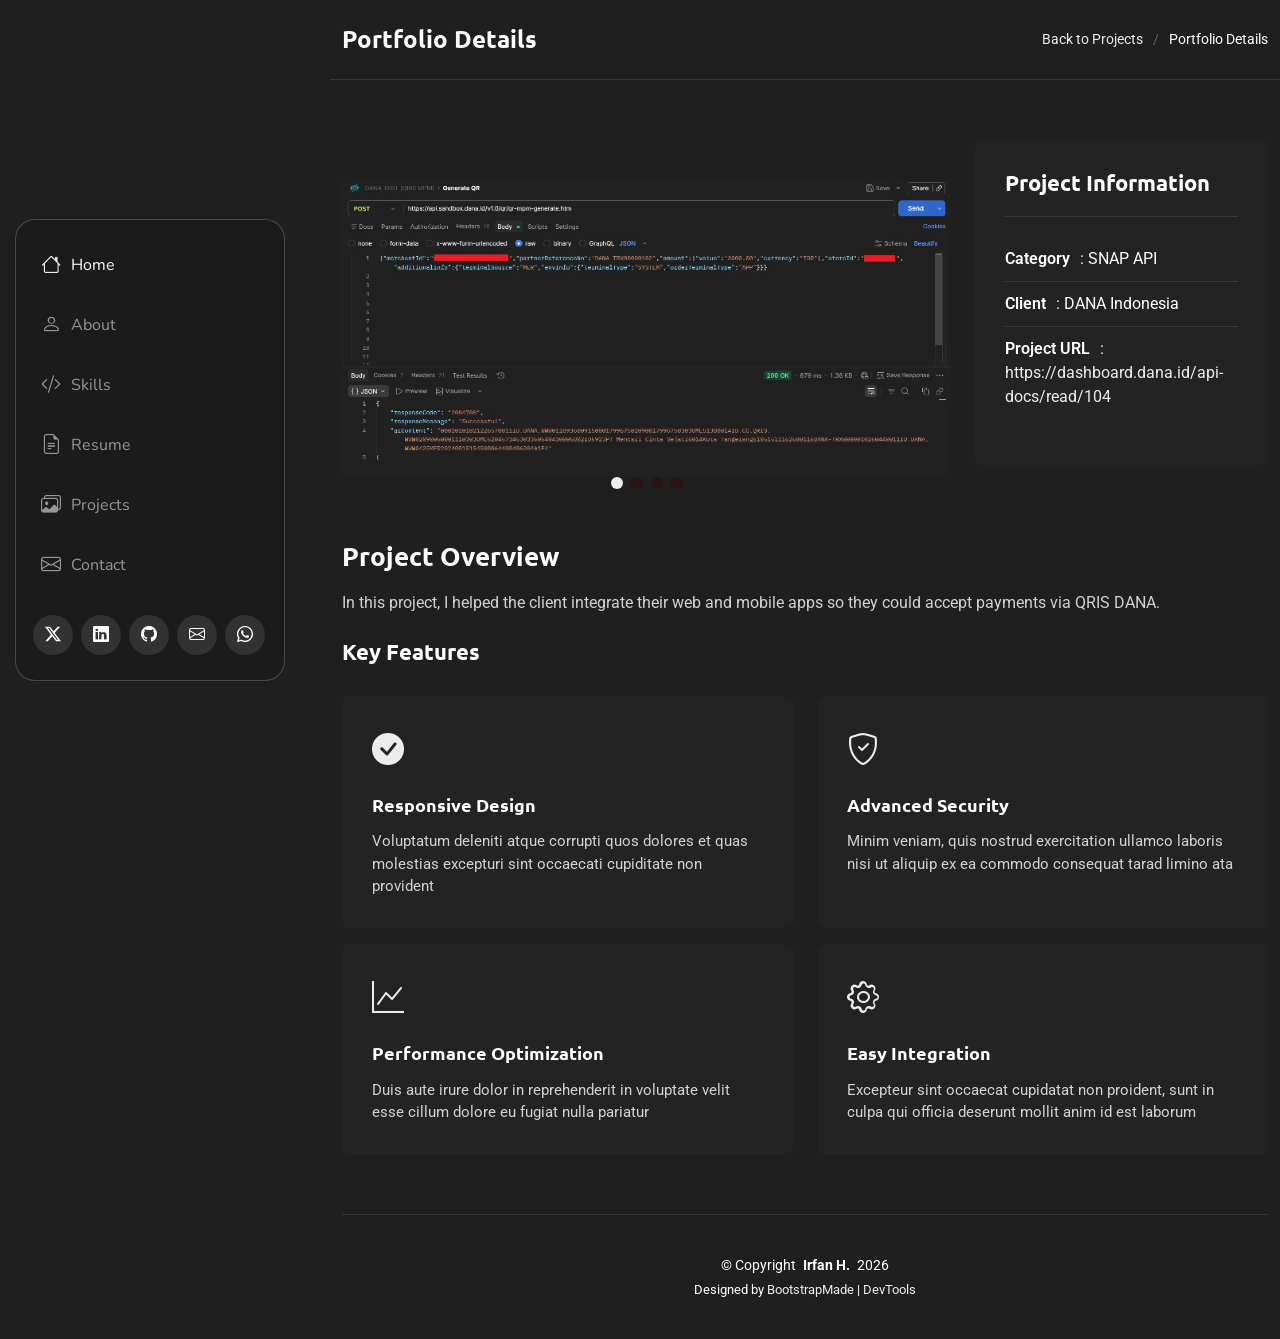
<file: portfolio-details.html>
<!DOCTYPE html>
<html lang="en">

<head>
  <head>
    <!-- Google tag (gtag.js) -->
  <script async src="https://www.googletagmanager.com/gtag/js?id=G-5R5WCQKM9Q"></script>
  <script>
    window.dataLayer = window.dataLayer || [];
    function gtag(){dataLayer.push(arguments);}
    gtag('js', new Date());

    gtag('config', 'G-5R5WCQKM9Q');
  </script>
  
  <meta charset="utf-8">
  <meta content="width=device-width, initial-scale=1.0" name="viewport">
  <title>Portfolio Details - SnapFolio Bootstrap Template</title>
  <meta name="description" content="">
  <meta name="keywords" content="">

  <!-- Favicons -->
  <link href="assets/img/favicon2.png" rel="icon">
  <link href="assets/img/favicon2.png" rel="apple-touch-icon">

  <!-- Fonts -->
  <link href="https://fonts.googleapis.com" rel="preconnect">
  <link href="https://fonts.gstatic.com" rel="preconnect" crossorigin>
  <link href="https://fonts.googleapis.com/css2?family=Roboto:ital,wght@0,100;0,300;0,400;0,500;0,700;0,900;1,100;1,300;1,400;1,500;1,700;1,900&family=Ubuntu:ital,wght@0,300;0,400;0,500;0,700;1,300;1,400;1,500;1,700&family=Nunito:ital,wght@0,200;0,300;0,400;0,500;0,600;0,700;0,800;0,900;1,200;1,300;1,400;1,500;1,600;1,700;1,800;1,900&display=swap" rel="stylesheet">

  <!-- Vendor CSS Files -->
  <link href="assets/vendor/bootstrap/css/bootstrap.min.css" rel="stylesheet">
  <link href="assets/vendor/bootstrap-icons/bootstrap-icons.css" rel="stylesheet">
  <link href="assets/vendor/aos/aos.css" rel="stylesheet">
  <link href="assets/vendor/glightbox/css/glightbox.min.css" rel="stylesheet">
  <link href="assets/vendor/swiper/swiper-bundle.min.css" rel="stylesheet">

  <!-- Main CSS File -->
  <link href="assets/css/main.css" rel="stylesheet">

  <!-- =======================================================
  * Template Name: SnapFolio
  * Template URL: https://bootstrapmade.com/snapfolio-bootstrap-portfolio-template/
  * Updated: Jul 21 2025 with Bootstrap v5.3.7
  * Author: BootstrapMade.com
  * License: https://bootstrapmade.com/license/
  ======================================================== -->
</head>

<body class="portfolio-details-page">

  <header id="header" class="header dark-background d-flex flex-column justify-content-center">
    <i class="header-toggle d-xl-none bi bi-list"></i>

    <div class="header-container d-flex flex-column align-items-start">
      <nav id="navmenu" class="navmenu">
        <ul>
          <li><a href="#hero" class="active"><i class="bi bi-house navicon"></i> Home</a></li>
          <li><a href="#about"><i class="bi bi-person navicon"></i> About</a></li>
          <li><a href="#skills"><i class="bi bi-code-slash navicon"></i> Skills</a></li>
          <li><a href="#resume"><i class="bi bi-file-earmark-text navicon"></i> Resume</a></li>
          <li><a href="#portfolio"><i class="bi bi-images navicon"></i> Projects</a></li>
          <li><a href="#contact"><i class="bi bi-envelope navicon"></i> Contact</a></li>
        </ul>
      </nav>

      <div class="social-links text-center">
        <a href="https://x.com/Irfanhlw" class="twitter" target="_blank"><i class="bi bi-twitter-x"></i></a>
        <a href="https://www.linkedin.com/in/irfan-hulwani/" class="linkedin" target="_blank"><i class="bi bi-linkedin"></i></a>
        <a href="https://github.com/irfanhulwani" class="github" target="_blank"><i class="bi bi-github"></i></a>
        <a href="mailto:irfanhulwani.ih@gmail.com" class="e-mail" target="_blank"><i class="bi bi-envelope"></i></a>
        <a href="https://wa.me/6285797992179" class="whatsapp" target="_blank"><i class="bi bi-whatsapp"></i></a>
      </div>
    </div>
    </div>

  </header>

  <main class="main">

    <!-- Page Title -->
    <div class="page-title dark-background">
      <div class="container d-lg-flex justify-content-between align-items-center">
        <h1 class="mb-2 mb-lg-0">Portfolio Details</h1>
        <nav class="breadcrumbs">
          <ol>
            <li><a href="index.html#portfolio">Back to Projects</a></li>
            <li class="current">Portfolio Details</li>
          </ol>
        </nav>
      </div>
    </div><!-- End Page Title -->

    <!-- Portfolio Details Section -->
    <section id="portfolio-details" class="portfolio-details section">

      <div class="container" data-aos="fade-up" data-aos-delay="100">

        <div class="row gy-4">

          <div class="col-lg-8">
            <div class="portfolio-details-slider swiper init-swiper">

              <script type="application/json" class="swiper-config">
                {
                  "loop": true,
                  "speed": 600,
                  "autoplay": {
                    "delay": 5000
                  },
                  "slidesPerView": "auto",
                  "pagination": {
                    "el": ".swiper-pagination",
                    "type": "bullets",
                    "clickable": true
                  }
                }
              </script>

              <div class="swiper-wrapper align-items-center">

                <div class="swiper-slide">
                  <img src="assets/img/portfolio/SNAP-Generate-QRIS.jpg" alt="Portfolio Image" class="img-fluid" loading="lazy">
                </div>

                <div class="swiper-slide">
                  <img src="assets/img/portfolio/SNAP-Query-Payment.jpg" alt="Portfolio Image" class="img-fluid" loading="lazy">
                </div>

                <div class="swiper-slide">
                  <img src="assets/img/portfolio/SNAP-Cancel-Order.jpg" alt="Portfolio Image" class="img-fluid" loading="lazy">
                </div>

                <div class="swiper-slide">
                  <img src="assets/img/portfolio/SNAP-Refund-Order.jpg" alt="Portfolio Image" class="img-fluid" loading="lazy">
                </div>

              </div>
              <div class="swiper-pagination"></div>
            </div>
          </div>

          <div class="col-lg-4">
            <div class="portfolio-info" data-aos="fade-left" data-aos-delay="200">
              <h3>Project Information</h3>
              <ul>
                <li><strong>Category</strong>: SNAP API</li>
                <li><strong>Client</strong>: DANA Indonesia</li>
                <li><strong>Project URL</strong>: <a href="https://dashboard.dana.id/api-docs/read/104" target="_blank">https://dashboard.dana.id/api-docs/read/104</a></li>
              </ul>
            </div>
          </div>

          <div class="col-lg-12">
            <div class="portfolio-description" data-aos="fade-up" data-aos-delay="300">
              <h2>Project Overview</h2>
              <p>
                In this project, I helped the client integrate their web and mobile apps so they could accept payments via QRIS DANA.
              </p>
              
              <div class="features mt-4">
                <h3>Key Features</h3>
                <div class="row gy-3">
                  <div class="col-md-6">
                    <div class="feature-item" data-aos="fade-up" data-aos-delay="400">
                      <i class="bi bi-check-circle-fill"></i>
                      <h4>Responsive Design</h4>
                      <p>Voluptatum deleniti atque corrupti quos dolores et quas molestias excepturi sint occaecati cupiditate non provident</p>
                    </div>
                  </div>

                  <div class="col-md-6">
                    <div class="feature-item" data-aos="fade-up" data-aos-delay="500">
                      <i class="bi bi-shield-check"></i>
                      <h4>Advanced Security</h4>
                      <p>Minim veniam, quis nostrud exercitation ullamco laboris nisi ut aliquip ex ea commodo consequat tarad limino ata</p>
                    </div>
                  </div>

                  <div class="col-md-6">
                    <div class="feature-item" data-aos="fade-up" data-aos-delay="600">
                      <i class="bi bi-graph-up"></i>
                      <h4>Performance Optimization</h4>
                      <p>Duis aute irure dolor in reprehenderit in voluptate velit esse cillum dolore eu fugiat nulla pariatur</p>
                    </div>
                  </div>

                  <div class="col-md-6">
                    <div class="feature-item" data-aos="fade-up" data-aos-delay="700">
                      <i class="bi bi-gear"></i>
                      <h4>Easy Integration</h4>
                      <p>Excepteur sint occaecat cupidatat non proident, sunt in culpa qui officia deserunt mollit anim id est laborum</p>
                    </div>
                  </div>
                </div>
              </div>
            </div>
          </div>

        </div>

      </div>

    </section><!-- /Portfolio Details Section -->

  </main>

  <footer id="footer" class="footer position-relative">

    <div class="container">
      <div class="copyright text-center ">
        <p>© <span>Copyright</span> <strong class="px-1 sitename">Irfan H.</strong> <span>2026</span></p>
      </div>
      <div class="credits">
        <!-- All the links in the footer should remain intact. -->
        <!-- You can delete the links only if you've purchased the pro version. -->
        <!-- Licensing information: https://bootstrapmade.com/license/ -->
        <!-- Purchase the pro version with working PHP/AJAX contact form: [buy-url] -->
        Designed by <a href="https://bootstrapmade.com/">BootstrapMade</a> | <a href="https://bootstrapmade.com/tools/">DevTools</a>
      </div>
    </div>

  </footer>

  <!-- Scroll Top -->
  <a href="#" id="scroll-top" class="scroll-top d-flex align-items-center justify-content-center"><i class="bi bi-arrow-up-short"></i></a>

  <!-- Preloader -->
  <div id="preloader"></div>

  <!-- Vendor JS Files -->
  <script src="assets/vendor/bootstrap/js/bootstrap.bundle.min.js"></script>
  <script src="assets/vendor/php-email-form/validate.js"></script>
  <script src="assets/vendor/aos/aos.js"></script>
  <script src="assets/vendor/typed.js/typed.umd.js"></script>
  <script src="assets/vendor/purecounter/purecounter_vanilla.js"></script>
  <script src="assets/vendor/waypoints/noframework.waypoints.js"></script>
  <script src="assets/vendor/isotope-layout/isotope.pkgd.min.js"></script>
  <script src="assets/vendor/imagesloaded/imagesloaded.pkgd.min.js"></script>
  <script src="assets/vendor/glightbox/js/glightbox.min.js"></script>
  <script src="assets/vendor/swiper/swiper-bundle.min.js"></script>

  <!-- Main JS File -->
  <script src="assets/js/main.js"></script>

</body>

</html>
</file>
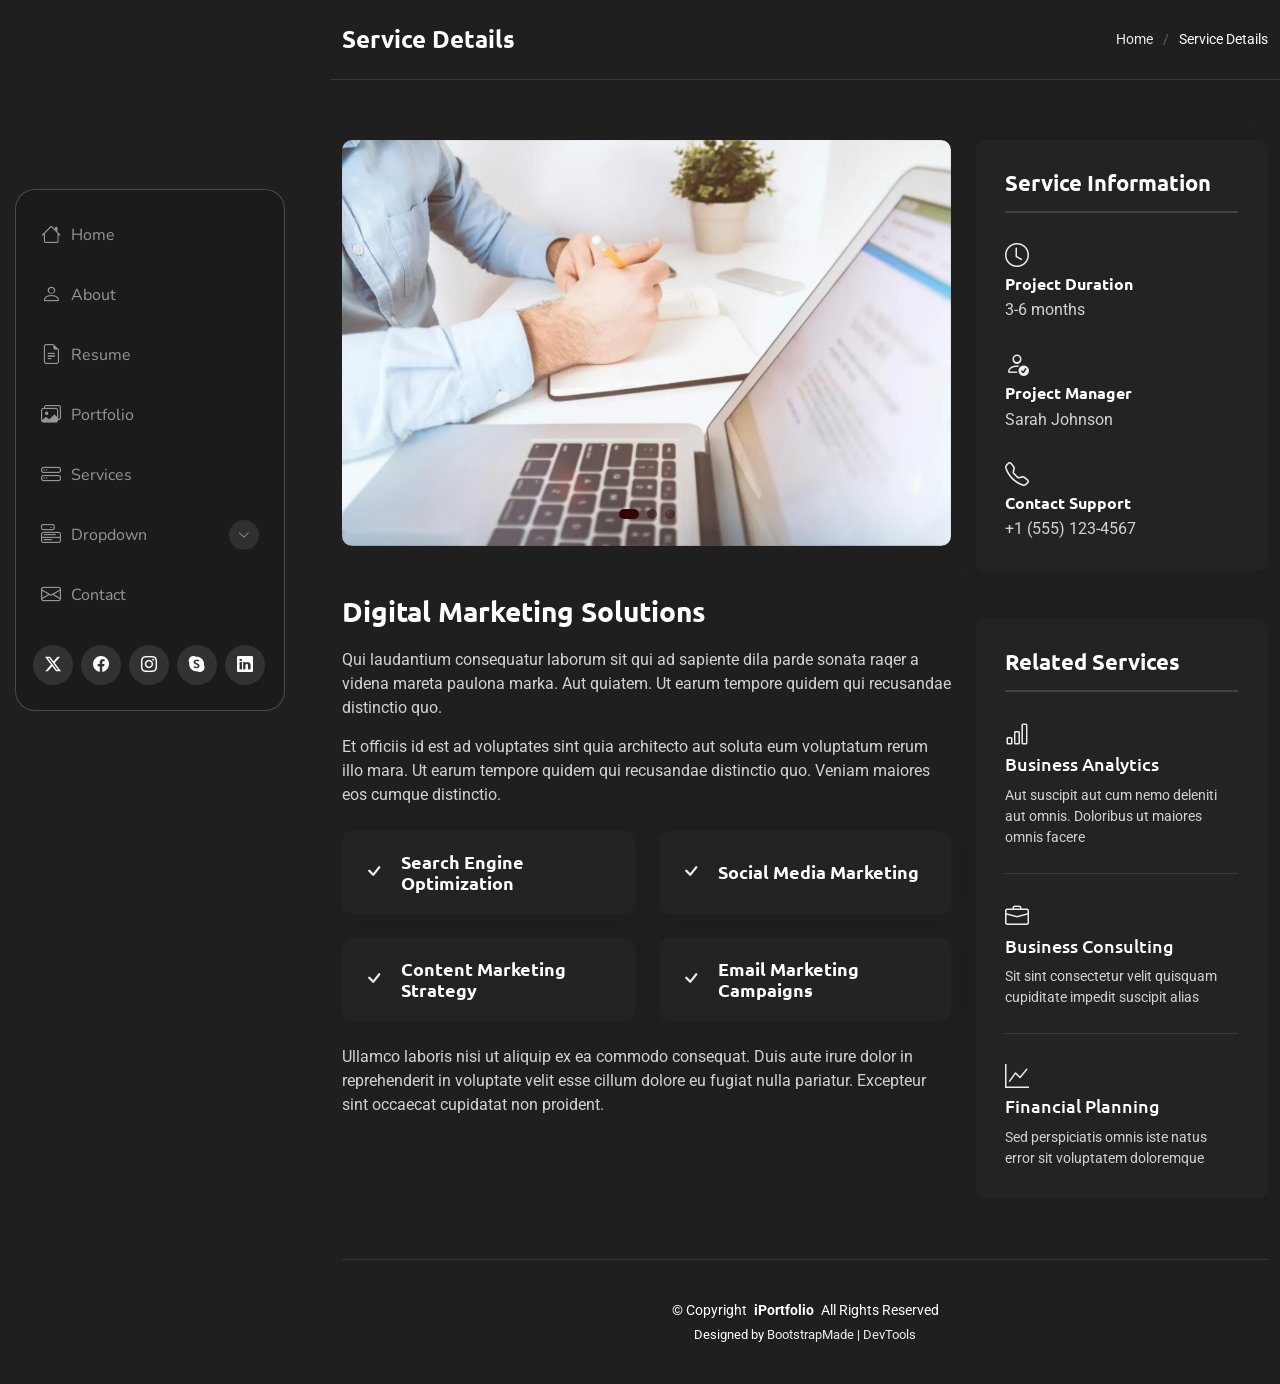
<file: service-details.html>
<!DOCTYPE html>
<html lang="en">

<head>
  <meta charset="utf-8">
  <meta content="width=device-width, initial-scale=1.0" name="viewport">
  <title>Service Details - SnapFolio Bootstrap Template</title>
  <meta name="description" content="">
  <meta name="keywords" content="">

  <!-- Favicons -->
  <link href="assets/img/favicon.png" rel="icon">
  <link href="assets/img/apple-touch-icon.png" rel="apple-touch-icon">

  <!-- Fonts -->
  <link href="https://fonts.googleapis.com" rel="preconnect">
  <link href="https://fonts.gstatic.com" rel="preconnect" crossorigin>
  <link href="https://fonts.googleapis.com/css2?family=Roboto:ital,wght@0,100;0,300;0,400;0,500;0,700;0,900;1,100;1,300;1,400;1,500;1,700;1,900&family=Ubuntu:ital,wght@0,300;0,400;0,500;0,700;1,300;1,400;1,500;1,700&family=Nunito:ital,wght@0,200;0,300;0,400;0,500;0,600;0,700;0,800;0,900;1,200;1,300;1,400;1,500;1,600;1,700;1,800;1,900&display=swap" rel="stylesheet">

  <!-- Vendor CSS Files -->
  <link href="assets/vendor/bootstrap/css/bootstrap.min.css" rel="stylesheet">
  <link href="assets/vendor/bootstrap-icons/bootstrap-icons.css" rel="stylesheet">
  <link href="assets/vendor/aos/aos.css" rel="stylesheet">
  <link href="assets/vendor/glightbox/css/glightbox.min.css" rel="stylesheet">
  <link href="assets/vendor/swiper/swiper-bundle.min.css" rel="stylesheet">

  <!-- Main CSS File -->
  <link href="assets/css/main.css" rel="stylesheet">

  <!-- =======================================================
  * Template Name: SnapFolio
  * Template URL: https://bootstrapmade.com/snapfolio-bootstrap-portfolio-template/
  * Updated: Jul 21 2025 with Bootstrap v5.3.7
  * Author: BootstrapMade.com
  * License: https://bootstrapmade.com/license/
  ======================================================== -->
</head>

<body class="service-details-page">

  <header id="header" class="header dark-background d-flex flex-column justify-content-center">
    <i class="header-toggle d-xl-none bi bi-list"></i>

    <div class="header-container d-flex flex-column align-items-start">
      <nav id="navmenu" class="navmenu">
        <ul>
          <li><a href="#hero"><i class="bi bi-house navicon"></i>Home</a></li>
          <li><a href="#about"><i class="bi bi-person navicon"></i> About</a></li>
          <li><a href="#resume"><i class="bi bi-file-earmark-text navicon"></i> Resume</a></li>
          <li><a href="#portfolio"><i class="bi bi-images navicon"></i> Portfolio</a></li>
          <li><a href="#services"><i class="bi bi-hdd-stack navicon"></i> Services</a></li>
          <li class="dropdown"><a href="#"><i class="bi bi-menu-button navicon"></i> <span>Dropdown</span> <i class="bi bi-chevron-down toggle-dropdown"></i></a>
            <ul>
              <li><a href="#">Dropdown 1</a></li>
              <li class="dropdown"><a href="#"><span>Deep Dropdown</span> <i class="bi bi-chevron-down toggle-dropdown"></i></a>
                <ul>
                  <li><a href="#">Deep Dropdown 1</a></li>
                  <li><a href="#">Deep Dropdown 2</a></li>
                  <li><a href="#">Deep Dropdown 3</a></li>
                  <li><a href="#">Deep Dropdown 4</a></li>
                  <li><a href="#">Deep Dropdown 5</a></li>
                </ul>
              </li>
              <li><a href="#">Dropdown 2</a></li>
              <li><a href="#">Dropdown 3</a></li>
              <li><a href="#">Dropdown 4</a></li>
            </ul>
          </li>
          <li><a href="#contact"><i class="bi bi-envelope navicon"></i> Contact</a></li>
        </ul>
      </nav>

      <div class="social-links text-center">
        <a href="#" class="twitter"><i class="bi bi-twitter-x"></i></a>
        <a href="#" class="facebook"><i class="bi bi-facebook"></i></a>
        <a href="#" class="instagram"><i class="bi bi-instagram"></i></a>
        <a href="#" class="google-plus"><i class="bi bi-skype"></i></a>
        <a href="#" class="linkedin"><i class="bi bi-linkedin"></i></a>
      </div>

    </div>

  </header>

  <main class="main">

    <!-- Page Title -->
    <div class="page-title dark-background">
      <div class="container d-lg-flex justify-content-between align-items-center">
        <h1 class="mb-2 mb-lg-0">Service Details</h1>
        <nav class="breadcrumbs">
          <ol>
            <li><a href="index.html">Home</a></li>
            <li class="current">Service Details</li>
          </ol>
        </nav>
      </div>
    </div><!-- End Page Title -->

    <!-- Service Details Section -->
    <section id="service-details" class="service-details section">

      <div class="container" data-aos="fade-up" data-aos-delay="100">

        <div class="row gy-4">

          <div class="col-lg-8">
            <div class="service-details-slider swiper init-swiper">
              <script type="application/json" class="swiper-config">
                {
                  "loop": true,
                  "speed": 600,
                  "autoplay": {
                    "delay": 5000
                  },
                  "slidesPerView": 1,
                  "pagination": {
                    "el": ".swiper-pagination",
                    "type": "bullets",
                    "clickable": true
                  }
                }
              </script>
              <div class="swiper-wrapper align-items-center">
                <div class="swiper-slide">
                  <img src="assets/img/services/services-1.webp" alt="" class="img-fluid" loading="lazy">
                </div>
                <div class="swiper-slide">
                  <img src="assets/img/services/services-2.webp" alt="" class="img-fluid" loading="lazy">
                </div>
                <div class="swiper-slide">
                  <img src="assets/img/services/services-3.webp" alt="" class="img-fluid" loading="lazy">
                </div>
              </div>
              <div class="swiper-pagination"></div>
            </div>

            <div class="content mt-5">
              <h3>Digital Marketing Solutions</h3>
              <p>
                Qui laudantium consequatur laborum sit qui ad sapiente dila parde sonata raqer a videna mareta paulona marka. Aut quiatem. Ut earum tempore quidem qui recusandae distinctio quo.
              </p>
              <p>
                Et officiis id est ad voluptates sint quia architecto aut soluta eum voluptatum rerum illo mara. Ut earum tempore quidem qui recusandae distinctio quo. Veniam maiores eos cumque distinctio.
              </p>

              <div class="features mt-4">
                <div class="row gy-4">
                  <div class="col-md-6" data-aos="fade-up" data-aos-delay="100">
                    <div class="feature-box d-flex align-items-center">
                      <i class="bi bi-check"></i>
                      <h4>Search Engine Optimization</h4>
                    </div>
                  </div>
                  <div class="col-md-6" data-aos="fade-up" data-aos-delay="200">
                    <div class="feature-box d-flex align-items-center">
                      <i class="bi bi-check"></i>
                      <h4>Social Media Marketing</h4>
                    </div>
                  </div>
                  <div class="col-md-6" data-aos="fade-up" data-aos-delay="300">
                    <div class="feature-box d-flex align-items-center">
                      <i class="bi bi-check"></i>
                      <h4>Content Marketing Strategy</h4>
                    </div>
                  </div>
                  <div class="col-md-6" data-aos="fade-up" data-aos-delay="400">
                    <div class="feature-box d-flex align-items-center">
                      <i class="bi bi-check"></i>
                      <h4>Email Marketing Campaigns</h4>
                    </div>
                  </div>
                </div>
              </div>

              <p class="mt-4">
                Ullamco laboris nisi ut aliquip ex ea commodo consequat. Duis aute irure dolor in reprehenderit in voluptate velit esse cillum dolore eu fugiat nulla pariatur. Excepteur sint occaecat cupidatat non proident.
              </p>
            </div>
          </div>

          <div class="col-lg-4">
            <div class="service-info">
              <h4>Service Information</h4>
              <div class="info-item">
                <i class="bi bi-clock"></i>
                <h5>Project Duration</h5>
                <p>3-6 months</p>
              </div>
              <div class="info-item">
                <i class="bi bi-person-check"></i>
                <h5>Project Manager</h5>
                <p>Sarah Johnson</p>
              </div>
              <div class="info-item">
                <i class="bi bi-telephone"></i>
                <h5>Contact Support</h5>
                <p>+1 (555) 123-4567</p>
              </div>
            </div>

            <div class="related-services mt-5">
              <h4>Related Services</h4>
              <div class="service-item">
                <i class="bi bi-bar-chart"></i>
                <h5><a href="#">Business Analytics</a></h5>
                <p>Aut suscipit aut cum nemo deleniti aut omnis. Doloribus ut maiores omnis facere</p>
              </div>
              <div class="service-item">
                <i class="bi bi-briefcase"></i>
                <h5><a href="#">Business Consulting</a></h5>
                <p>Sit sint consectetur velit quisquam cupiditate impedit suscipit alias</p>
              </div>
              <div class="service-item">
                <i class="bi bi-graph-up"></i>
                <h5><a href="#">Financial Planning</a></h5>
                <p>Sed perspiciatis omnis iste natus error sit voluptatem doloremque</p>
              </div>
            </div>
          </div>

        </div>

      </div>

    </section><!-- /Service Details Section -->

  </main>

  <footer id="footer" class="footer position-relative">

    <div class="container">
      <div class="copyright text-center ">
        <p>© <span>Copyright</span> <strong class="px-1 sitename">iPortfolio</strong> <span>All Rights Reserved</span></p>
      </div>
      <div class="credits">
        <!-- All the links in the footer should remain intact. -->
        <!-- You can delete the links only if you've purchased the pro version. -->
        <!-- Licensing information: https://bootstrapmade.com/license/ -->
        <!-- Purchase the pro version with working PHP/AJAX contact form: [buy-url] -->
        Designed by <a href="https://bootstrapmade.com/">BootstrapMade</a> | <a href="https://bootstrapmade.com/tools/">DevTools</a>
      </div>
    </div>

  </footer>

  <!-- Scroll Top -->
  <a href="#" id="scroll-top" class="scroll-top d-flex align-items-center justify-content-center"><i class="bi bi-arrow-up-short"></i></a>

  <!-- Preloader -->
  <div id="preloader"></div>

  <!-- Vendor JS Files -->
  <script src="assets/vendor/bootstrap/js/bootstrap.bundle.min.js"></script>
  <script src="assets/vendor/php-email-form/validate.js"></script>
  <script src="assets/vendor/aos/aos.js"></script>
  <script src="assets/vendor/typed.js/typed.umd.js"></script>
  <script src="assets/vendor/purecounter/purecounter_vanilla.js"></script>
  <script src="assets/vendor/waypoints/noframework.waypoints.js"></script>
  <script src="assets/vendor/isotope-layout/isotope.pkgd.min.js"></script>
  <script src="assets/vendor/imagesloaded/imagesloaded.pkgd.min.js"></script>
  <script src="assets/vendor/glightbox/js/glightbox.min.js"></script>
  <script src="assets/vendor/swiper/swiper-bundle.min.js"></script>

  <!-- Main JS File -->
  <script src="assets/js/main.js"></script>

</body>

</html>
</file>
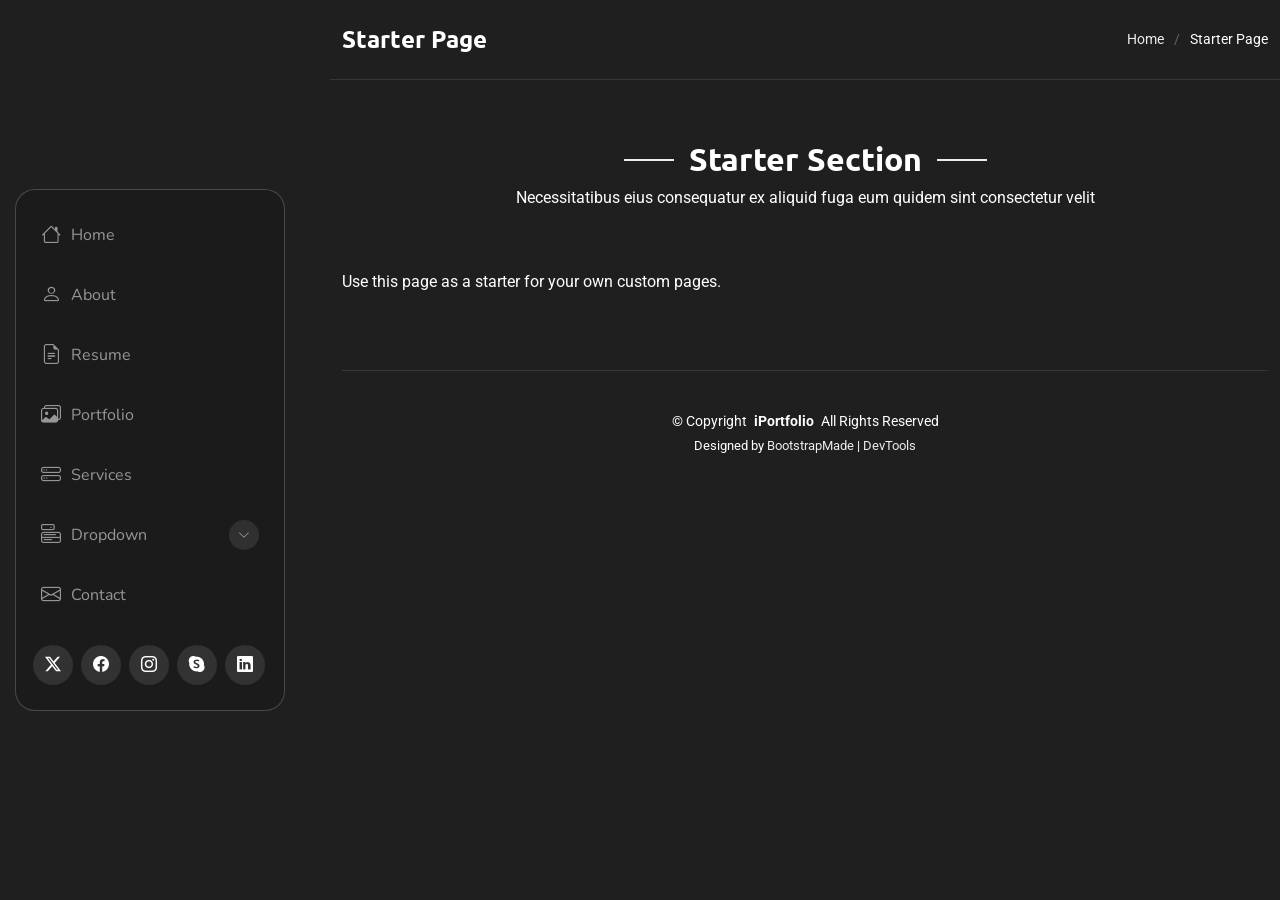
<file: starter-page.html>
<!DOCTYPE html>
<html lang="en">

<head>
  <meta charset="utf-8">
  <meta content="width=device-width, initial-scale=1.0" name="viewport">
  <title>Starter Page - SnapFolio Bootstrap Template</title>
  <meta name="description" content="">
  <meta name="keywords" content="">

  <!-- Favicons -->
  <link href="assets/img/favicon.png" rel="icon">
  <link href="assets/img/apple-touch-icon.png" rel="apple-touch-icon">

  <!-- Fonts -->
  <link href="https://fonts.googleapis.com" rel="preconnect">
  <link href="https://fonts.gstatic.com" rel="preconnect" crossorigin>
  <link href="https://fonts.googleapis.com/css2?family=Roboto:ital,wght@0,100;0,300;0,400;0,500;0,700;0,900;1,100;1,300;1,400;1,500;1,700;1,900&family=Ubuntu:ital,wght@0,300;0,400;0,500;0,700;1,300;1,400;1,500;1,700&family=Nunito:ital,wght@0,200;0,300;0,400;0,500;0,600;0,700;0,800;0,900;1,200;1,300;1,400;1,500;1,600;1,700;1,800;1,900&display=swap" rel="stylesheet">

  <!-- Vendor CSS Files -->
  <link href="assets/vendor/bootstrap/css/bootstrap.min.css" rel="stylesheet">
  <link href="assets/vendor/bootstrap-icons/bootstrap-icons.css" rel="stylesheet">
  <link href="assets/vendor/aos/aos.css" rel="stylesheet">
  <link href="assets/vendor/glightbox/css/glightbox.min.css" rel="stylesheet">
  <link href="assets/vendor/swiper/swiper-bundle.min.css" rel="stylesheet">

  <!-- Main CSS File -->
  <link href="assets/css/main.css" rel="stylesheet">

  <!-- =======================================================
  * Template Name: SnapFolio
  * Template URL: https://bootstrapmade.com/snapfolio-bootstrap-portfolio-template/
  * Updated: Jul 21 2025 with Bootstrap v5.3.7
  * Author: BootstrapMade.com
  * License: https://bootstrapmade.com/license/
  ======================================================== -->
</head>

<body class="starter-page-page">

  <header id="header" class="header dark-background d-flex flex-column justify-content-center">
    <i class="header-toggle d-xl-none bi bi-list"></i>

    <div class="header-container d-flex flex-column align-items-start">
      <nav id="navmenu" class="navmenu">
        <ul>
          <li><a href="#hero"><i class="bi bi-house navicon"></i>Home</a></li>
          <li><a href="#about"><i class="bi bi-person navicon"></i> About</a></li>
          <li><a href="#resume"><i class="bi bi-file-earmark-text navicon"></i> Resume</a></li>
          <li><a href="#portfolio"><i class="bi bi-images navicon"></i> Portfolio</a></li>
          <li><a href="#services"><i class="bi bi-hdd-stack navicon"></i> Services</a></li>
          <li class="dropdown"><a href="#"><i class="bi bi-menu-button navicon"></i> <span>Dropdown</span> <i class="bi bi-chevron-down toggle-dropdown"></i></a>
            <ul>
              <li><a href="#">Dropdown 1</a></li>
              <li class="dropdown"><a href="#"><span>Deep Dropdown</span> <i class="bi bi-chevron-down toggle-dropdown"></i></a>
                <ul>
                  <li><a href="#">Deep Dropdown 1</a></li>
                  <li><a href="#">Deep Dropdown 2</a></li>
                  <li><a href="#">Deep Dropdown 3</a></li>
                  <li><a href="#">Deep Dropdown 4</a></li>
                  <li><a href="#">Deep Dropdown 5</a></li>
                </ul>
              </li>
              <li><a href="#">Dropdown 2</a></li>
              <li><a href="#">Dropdown 3</a></li>
              <li><a href="#">Dropdown 4</a></li>
            </ul>
          </li>
          <li><a href="#contact"><i class="bi bi-envelope navicon"></i> Contact</a></li>
        </ul>
      </nav>

      <div class="social-links text-center">
        <a href="#" class="twitter"><i class="bi bi-twitter-x"></i></a>
        <a href="#" class="facebook"><i class="bi bi-facebook"></i></a>
        <a href="#" class="instagram"><i class="bi bi-instagram"></i></a>
        <a href="#" class="google-plus"><i class="bi bi-skype"></i></a>
        <a href="#" class="linkedin"><i class="bi bi-linkedin"></i></a>
      </div>

    </div>

  </header>

  <main class="main">

    <!-- Page Title -->
    <div class="page-title dark-background">
      <div class="container d-lg-flex justify-content-between align-items-center">
        <h1 class="mb-2 mb-lg-0">Starter Page</h1>
        <nav class="breadcrumbs">
          <ol>
            <li><a href="index.html">Home</a></li>
            <li class="current">Starter Page</li>
          </ol>
        </nav>
      </div>
    </div><!-- End Page Title -->

    <!-- Starter Section Section -->
    <section id="starter-section" class="starter-section section">

      <!-- Section Title -->
      <div class="container section-title" data-aos="fade-up">
        <h2>Starter Section</h2>
        <p>Necessitatibus eius consequatur ex aliquid fuga eum quidem sint consectetur velit</p>
      </div><!-- End Section Title -->

      <div class="container" data-aos="fade-up">
        <p>Use this page as a starter for your own custom pages.</p>
      </div>

    </section><!-- /Starter Section Section -->

  </main>

  <footer id="footer" class="footer position-relative">

    <div class="container">
      <div class="copyright text-center ">
        <p>© <span>Copyright</span> <strong class="px-1 sitename">iPortfolio</strong> <span>All Rights Reserved</span></p>
      </div>
      <div class="credits">
        <!-- All the links in the footer should remain intact. -->
        <!-- You can delete the links only if you've purchased the pro version. -->
        <!-- Licensing information: https://bootstrapmade.com/license/ -->
        <!-- Purchase the pro version with working PHP/AJAX contact form: [buy-url] -->
        Designed by <a href="https://bootstrapmade.com/">BootstrapMade</a> | <a href="https://bootstrapmade.com/tools/">DevTools</a>
      </div>
    </div>

  </footer>

  <!-- Scroll Top -->
  <a href="#" id="scroll-top" class="scroll-top d-flex align-items-center justify-content-center"><i class="bi bi-arrow-up-short"></i></a>

  <!-- Preloader -->
  <div id="preloader"></div>

  <!-- Vendor JS Files -->
  <script src="assets/vendor/bootstrap/js/bootstrap.bundle.min.js"></script>
  <script src="assets/vendor/php-email-form/validate.js"></script>
  <script src="assets/vendor/aos/aos.js"></script>
  <script src="assets/vendor/typed.js/typed.umd.js"></script>
  <script src="assets/vendor/purecounter/purecounter_vanilla.js"></script>
  <script src="assets/vendor/waypoints/noframework.waypoints.js"></script>
  <script src="assets/vendor/isotope-layout/isotope.pkgd.min.js"></script>
  <script src="assets/vendor/imagesloaded/imagesloaded.pkgd.min.js"></script>
  <script src="assets/vendor/glightbox/js/glightbox.min.js"></script>
  <script src="assets/vendor/swiper/swiper-bundle.min.js"></script>

  <!-- Main JS File -->
  <script src="assets/js/main.js"></script>

</body>

</html>
</file>
<file: assets/css/main.css>
/**
* Template Name: SnapFolio
* Template URL: https://bootstrapmade.com/snapfolio-bootstrap-portfolio-template/
* Updated: Jul 21 2025 with Bootstrap v5.3.7
* Author: BootstrapMade.com
* License: https://bootstrapmade.com/license/
*/

/*--------------------------------------------------------------
# Font & Color Variables
# Help: https://bootstrapmade.com/color-system/
--------------------------------------------------------------*/
/* Fonts */
:root {
  --default-font: "Roboto",  system-ui, -apple-system, "Segoe UI", Roboto, "Helvetica Neue", Arial, "Noto Sans", "Liberation Sans", sans-serif, "Apple Color Emoji", "Segoe UI Emoji", "Segoe UI Symbol", "Noto Color Emoji";
  --heading-font: "Ubuntu",  sans-serif;
  --nav-font: "Nunito",  sans-serif;
}

/* Global Colors - The following color variables are used throughout the website. Updating them here will change the color scheme of the entire website */
:root { 
  --background-color: #1f1f1f; /* Background color for the entire website, including individual sections */
  --default-color: #ffffff; /* Default color used for the majority of the text content across the entire website */
  --heading-color: #ffffff; /* Color for headings, subheadings and title throughout the website */
  --accent-color: #ececec; /* Accent color that represents your brand on the website. It's used for buttons, links, and other elements that need to stand out */
  --surface-color: #232323; /* The surface color is used as a background of boxed elements within sections, such as cards, icon boxes, or other elements that require a visual separation from the global background. */
  --contrast-color: #310606; /* Contrast color for text, ensuring readability against backgrounds of accent, heading, or default colors. */
}

/* Nav Menu Colors - The following color variables are used specifically for the navigation menu. They are separate from the global colors to allow for more customization options */
:root {
  --nav-color: rgba(236, 236, 236, 0.59);  /* The default color of the main navmenu links */
  --nav-hover-color: #ffffff; /* Applied to main navmenu links when they are hovered over or active */
  --nav-mobile-background-color: #393939; /* Used as the background color for mobile navigation menu */
  --nav-dropdown-background-color: #393939; /* Used as the background color for dropdown items that appear when hovering over primary navigation items */
  --nav-dropdown-color: #ffffff; /* Used for navigation links of the dropdown items in the navigation menu. */
  --nav-dropdown-hover-color: #ececec; /* Similar to --nav-hover-color, this color is applied to dropdown navigation links when they are hovered over. */
}

/* Color Presets - These classes override global colors when applied to any section or element, providing reuse of the sam color scheme. */

.light-background {
  --background-color: #2c2c2c;
  --surface-color: #323232;
}

.dark-background {
  --background-color: #040b14;
  --default-color: #ffffff;
  --heading-color: #ffffff;
  --surface-color: #151f2b;
  --contrast-color: #ffffff;
}

/* Smooth scroll */
:root {
  scroll-behavior: smooth;
}

/*--------------------------------------------------------------
# General Styling & Shared Classes
--------------------------------------------------------------*/
body {
  color: var(--default-color);
  background-color: var(--background-color);
  font-family: var(--default-font);
}

a {
  color: var(--accent-color);
  text-decoration: none;
  transition: 0.3s;
}

a:hover {
  color: color-mix(in srgb, var(--accent-color), transparent 25%);
  text-decoration: none;
}

h1,
h2,
h3,
h4,
h5,
h6 {
  color: var(--heading-color);
  font-family: var(--heading-font);
}

/* PHP Email Form Messages
------------------------------*/
.php-email-form .error-message {
  display: none;
  background: #df1529;
  color: #ffffff;
  text-align: left;
  padding: 15px;
  margin-bottom: 24px;
  font-weight: 600;
}

.php-email-form .sent-message {
  display: none;
  color: #ffffff;
  background: #059652;
  text-align: center;
  padding: 15px;
  margin-bottom: 24px;
  font-weight: 600;
}

.php-email-form .loading {
  display: none;
  background: var(--surface-color);
  text-align: center;
  padding: 15px;
  margin-bottom: 24px;
}

.php-email-form .loading:before {
  content: "";
  display: inline-block;
  border-radius: 50%;
  width: 24px;
  height: 24px;
  margin: 0 10px -6px 0;
  border: 3px solid var(--accent-color);
  border-top-color: var(--surface-color);
  animation: php-email-form-loading 1s linear infinite;
}

@keyframes php-email-form-loading {
  0% {
    transform: rotate(0deg);
  }

  100% {
    transform: rotate(360deg);
  }
}

/*--------------------------------------------------------------
# Global Header
--------------------------------------------------------------*/
.header {
  --background-color: #1b1b1b;
  --contrast-color: #444444;
  color: var(--default-color);
  position: fixed;
  top: 0;
  left: 0;
  bottom: 0;
  padding: 0 15px;
  width: 300px;
  transition: all ease-in-out 0.3s;
  overflow-y: auto;
  z-index: 997;
}

.header .header-container {
  border-radius: 20px;
  padding: 15px;
  background-color: var(--background-color);
  border: 1px solid color-mix(in srgb, var(--default-color), transparent 80%);
}

.header .social-links {
  margin: 0 0 10px 0;
}

.header .social-links a {
  font-size: 16px;
  display: inline-flex;
  align-items: center;
  justify-content: center;
  background: color-mix(in srgb, var(--default-color), transparent 90%);
  color: var(--default-color);
  margin: 0 2px;
  border-radius: 50%;
  text-align: center;
  width: 40px;
  height: 40px;
  transition: 0.3s;
}

.header .social-links a:hover {
  color: var(--contrast-color);
  background: var(--accent-color);
}

@media (min-width: 1200px) {

  .header~main,
  .header~#footer {
    margin-left: 330px;
  }
}

@media (max-width: 1199px) {
  .header {
    left: -100%;
  }
}

.header.header-show {
  left: 0;
}

.header .header-toggle {
  color: var(--contrast-color);
  background-color: var(--accent-color);
  font-size: 22px;
  display: flex;
  align-items: center;
  justify-content: center;
  width: 40px;
  height: 40px;
  border-radius: 50%;
  cursor: pointer;
  position: fixed;
  top: 15px;
  right: 15px;
  z-index: 9999;
  transition: background-color 0.3s;
}

.header .header-toggle:hover {
  color: var(--contrast-color);
  background-color: color-mix(in srgb, var(--accent-color) 90%, white 15%);
}

/*--------------------------------------------------------------
# Navigation Menu
--------------------------------------------------------------*/
.mobile-nav-toggle {
  display: none;
}

.navmenu {
  padding: 0;
  z-index: 9997;
  width: 100%;
}

.navmenu ul {
  list-style: none;
  padding: 0 0 20px 0;
  margin: 0;
}

.navmenu a,
.navmenu a:focus {
  color: var(--nav-color);
  padding: 15px 10px;
  font-family: var(--nav-font);
  font-size: 16px;
  font-weight: 400;
  display: flex;
  align-items: center;
  white-space: nowrap;
  transition: 0.3s;
  width: 100%;
}

.navmenu a .navicon,
.navmenu a:focus .navicon {
  font-size: 20px;
  margin-right: 10px;
}

.navmenu a .toggle-dropdown,
.navmenu a:focus .toggle-dropdown {
  font-size: 12px;
  line-height: 0;
  margin-left: auto;
  width: 30px;
  height: 30px;
  display: flex;
  align-items: center;
  justify-content: center;
  border-radius: 50%;
  transition: 0.3s;
  flex-shrink: 0;
  background-color: color-mix(in srgb, var(--accent-color), transparent 90%);
}

.navmenu a .toggle-dropdown:hover,
.navmenu a:focus .toggle-dropdown:hover {
  background-color: var(--accent-color);
  color: var(--contrast-color);
}

.navmenu a:hover,
.navmenu .active,
.navmenu .active:focus {
  color: var(--nav-hover-color);
}

.navmenu a:hover .navicon,
.navmenu .active .navicon,
.navmenu .active:focus .navicon {
  color: var(--accent-color);
}

.navmenu .active .toggle-dropdown,
.navmenu .active:focus .toggle-dropdown {
  background-color: var(--accent-color);
  color: var(--contrast-color);
  transform: rotate(180deg);
}

.navmenu .dropdown {
  display: block;
}

.navmenu .dropdown a,
.navmenu .dropdown a:focus {
  color: --nav-dropdown-color;
}

.navmenu .dropdown a:hover,
.navmenu .dropdown .active,
.navmenu .dropdown .active:focus {
  color: var(--nav-dropdown-hover-color);
}

.navmenu .dropdown ul {
  position: static;
  display: none;
  z-index: 99;
  padding: 5px 10px;
  margin: 5px 10px;
  background-color: var(--nav-dropdown-background-color);
  border: 1px solid color-mix(in srgb, var(--default-color), transparent 90%);
  box-shadow: none;
  transition: all 0.5s ease-in-out;
}

.navmenu .dropdown ul ul {
  background-color: rgba(33, 37, 41, 0.1);
}

.navmenu .dropdown>.dropdown-active {
  display: block;
  background-color: rgba(33, 37, 41, 0.03);
}

/*--------------------------------------------------------------
# Global Footer
--------------------------------------------------------------*/
.footer {
  color: var(--default-color);
  background-color: var(--background-color);
  font-size: 14px;
  padding: 0 0 40px 0;
  position: relative;
}

.footer .copyright {
  padding-top: 40px;
  border-top: 1px solid color-mix(in srgb, var(--default-color), transparent 90%);
}

.footer .copyright p {
  margin-bottom: 0;
}

.footer .credits {
  margin-top: 4px;
  font-size: 13px;
  text-align: center;
}

/*--------------------------------------------------------------
# Preloader
--------------------------------------------------------------*/
#preloader {
  position: fixed;
  inset: 0;
  z-index: 999999;
  overflow: hidden;
  background: var(--background-color);
  transition: all 0.6s ease-out;
}

#preloader:before {
  content: "";
  position: fixed;
  top: calc(50% - 30px);
  left: calc(50% - 30px);
  border: 6px solid #ffffff;
  border-color: var(--accent-color) transparent var(--accent-color) transparent;
  border-radius: 50%;
  width: 60px;
  height: 60px;
  animation: animate-preloader 1.5s linear infinite;
}

@keyframes animate-preloader {
  0% {
    transform: rotate(0deg);
  }

  100% {
    transform: rotate(360deg);
  }
}

/*--------------------------------------------------------------
# Scroll Top Button
--------------------------------------------------------------*/
.scroll-top {
  position: fixed;
  visibility: hidden;
  opacity: 0;
  right: 15px;
  bottom: -15px;
  z-index: 99999;
  background-color: var(--accent-color);
  width: 44px;
  height: 44px;
  border-radius: 50px;
  transition: all 0.4s;
}

.scroll-top i {
  font-size: 24px;
  color: var(--contrast-color);
  line-height: 0;
}

.scroll-top:hover {
  background-color: color-mix(in srgb, var(--accent-color), transparent 20%);
  color: var(--contrast-color);
}

.scroll-top.active {
  visibility: visible;
  opacity: 1;
  bottom: 15px;
}

/*--------------------------------------------------------------
# Disable aos animation delay on mobile devices
--------------------------------------------------------------*/
@media screen and (max-width: 768px) {
  [data-aos-delay] {
    transition-delay: 0 !important;
  }
}

/*--------------------------------------------------------------
# Global Page Titles & Breadcrumbs
--------------------------------------------------------------*/
.page-title {
  color: var(--default-color);
  padding: 25px 0 0 0;
  position: relative;
}

.page-title .container {
  border-bottom: 1px solid color-mix(in srgb, var(--default-color), transparent 90%);
  padding-bottom: 25px;
}

.page-title h1 {
  font-size: 24px;
  font-weight: 700;
}

.page-title .breadcrumbs ol {
  display: flex;
  flex-wrap: wrap;
  list-style: none;
  padding: 0;
  margin: 0;
  font-size: 14px;
  font-weight: 400;
}

.page-title .breadcrumbs ol li+li {
  padding-left: 10px;
}

.page-title .breadcrumbs ol li+li::before {
  content: "/";
  display: inline-block;
  padding-right: 10px;
  color: color-mix(in srgb, var(--default-color), transparent 70%);
}

/*--------------------------------------------------------------
# Global Sections
--------------------------------------------------------------*/
section,
.section {
  color: var(--default-color);
  background-color: var(--background-color);
  padding: 60px 0;
  overflow: clip;
}

/*--------------------------------------------------------------
# Global Section Titles
--------------------------------------------------------------*/
.section-title {
  text-align: center;
  padding-bottom: 60px;
  position: relative;
}

.section-title h2 {
  font-size: 32px;
  font-weight: 700;
  position: relative;
}

.section-title h2:before,
.section-title h2:after {
  content: "";
  width: 50px;
  height: 2px;
  background: var(--accent-color);
  display: inline-block;
}

.section-title h2:before {
  margin: 0 15px 10px 0;
}

.section-title h2:after {
  margin: 0 0 10px 15px;
}

.section-title p {
  margin-bottom: 0;
}

/*--------------------------------------------------------------
# Hero Section
--------------------------------------------------------------*/
.hero {
  min-height: 100vh;
  position: relative;
  overflow: hidden;
  display: flex;
  align-items: center;
}

.hero .background-elements {
  position: absolute;
  top: 0;
  left: 0;
  width: 100%;
  height: 100%;
  z-index: 1;
  overflow: hidden;
}

.hero .background-elements .bg-circle {
  position: absolute;
  border-radius: 50%;
  background: linear-gradient(45deg, color-mix(in srgb, var(--accent-color), transparent 90%), color-mix(in srgb, var(--accent-color), transparent 95%));
  animation: float 6s ease-in-out infinite;
}

.hero .background-elements .bg-circle.circle-1 {
  width: 300px;
  height: 300px;
  top: 10%;
  right: 10%;
  animation-delay: 0s;
}

.hero .background-elements .bg-circle.circle-2 {
  width: 200px;
  height: 200px;
  bottom: 20%;
  left: 5%;
  animation-delay: 2s;
}

.hero .hero-content {
  position: relative;
  width: 100%;
  z-index: 2;
}

.hero .container {
  position: relative;
  z-index: 3;
}

.hero .hero-text h1 {
  font-size: 72px;
  font-weight: 800;
  line-height: 1.1;
  margin-bottom: 15px;
  color: var(--heading-color);
}

.hero .hero-text h1 .accent-text {
  color: var(--accent-color);
  position: relative;
}

.hero .hero-text h1 .accent-text::after {
  content: "";
  position: absolute;
  bottom: -5px;
  left: 0;
  width: 100%;
  height: 3px;
  background: linear-gradient(90deg, var(--accent-color), color-mix(in srgb, var(--accent-color), transparent 50%));
}

.hero .hero-text h2 {
  font-size: 32px;
  font-weight: 600;
  color: var(--heading-color);
  margin-bottom: 10px;
}

.hero .hero-text .lead {
  font-size: 24px;
  margin-bottom: 20px;
  color: var(--default-color);
}

.hero .hero-text .lead span {
  color: var(--accent-color);
  font-weight: 600;
  border-bottom: 2px solid var(--accent-color);
  padding-bottom: 2px;
}

.hero .hero-text .description {
  font-size: 18px;
  line-height: 1.6;
  color: color-mix(in srgb, var(--default-color), transparent 20%);
  margin-bottom: 40px;
  max-width: 500px;
}

.hero .hero-actions {
  display: flex;
  gap: 20px;
  margin-bottom: 40px;
  flex-wrap: wrap;
}

.hero .hero-actions .btn {
  padding: 14px 30px;
  font-size: 16px;
  font-weight: 600;
  border-radius: 50px;
  text-decoration: none;
  transition: all 0.3s ease;
  border: 2px solid;
}

.hero .hero-actions .btn.btn-primary {
  background-color: var(--accent-color);
  color: var(--contrast-color);
  border-color: var(--accent-color);
}

.hero .hero-actions .btn.btn-primary:hover {
  background-color: color-mix(in srgb, var(--accent-color), black 10%);
  transform: translateY(-2px);
  box-shadow: 0 8px 25px color-mix(in srgb, var(--accent-color), transparent 70%);
}

.hero .hero-actions .btn.btn-outline {
  background-color: transparent;
  color: var(--accent-color);
  border-color: var(--accent-color);
}

.hero .hero-actions .btn.btn-outline:hover {
  background-color: var(--accent-color);
  color: var(--contrast-color);
  transform: translateY(-2px);
}

.hero .social-links {
  display: flex;
  gap: 20px;
}

.hero .social-links a {
  width: 50px;
  height: 50px;
  display: flex;
  align-items: center;
  justify-content: center;
  background-color: var(--surface-color);
  color: color-mix(in srgb, var(--default-color), transparent 40%);
  border-radius: 50%;
  font-size: 20px;
  transition: all 0.3s ease;
}

.hero .social-links a:hover {
  color: var(--contrast-color);
  background-color: var(--accent-color);
  transform: translateY(-3px);
  box-shadow: 0 8px 25px color-mix(in srgb, var(--accent-color), transparent 70%);
}

.hero .hero-visual {
  display: flex;
  justify-content: center;
  align-items: center;
  height: 100%;
}

.hero .hero-visual .profile-container {
  position: relative;
  width: 400px;
  height: 400px;
}

.hero .hero-visual .profile-container .profile-background {
  position: absolute;
  top: 15px;
  left: 15px;
  width: 100%;
  height: 100%;
  background: color-mix(in srgb, var(--accent-color), transparent 90%);
  border-radius: 30px;
  z-index: 1;
}

.hero .hero-visual .profile-container .profile-image {
  position: relative;
  width: 100%;
  height: 100%;
  object-fit: cover;
  border-radius: 30px;
  z-index: 2;
}

@keyframes float {

  0%,
  100% {
    transform: translateY(0px);
  }

  50% {
    transform: translateY(-20px);
  }
}

@keyframes floatIcon {

  0%,
  100% {
    transform: translateY(0px) rotate(0deg);
  }

  50% {
    transform: translateY(-10px) rotate(5deg);
  }
}

@media (max-width: 992px) {
  .hero .hero-text {
    text-align: center;
    margin-bottom: 50px;
  }

  .hero .hero-text h1 {
    font-size: 56px;
  }

  .hero .hero-text h2 {
    font-size: 28px;
  }

  .hero .hero-text .lead {
    font-size: 20px;
  }

  .hero .hero-visual .profile-container {
    width: 350px;
    height: 350px;
  }
}

@media (max-width: 768px) {
  .hero .hero-text h1 {
    font-size: 42px;
  }

  .hero .hero-text h2 {
    font-size: 24px;
  }

  .hero .hero-text .lead {
    font-size: 18px;
  }

  .hero .hero-text .description {
    font-size: 16px;
  }

  .hero .hero-actions {
    justify-content: center;
  }

  .hero .hero-actions .btn {
    padding: 12px 25px;
    font-size: 14px;
  }

  .hero .hero-visual .profile-container {
    width: 300px;
    height: 300px;
  }

  .hero .background-elements .bg-circle.circle-1 {
    width: 200px;
    height: 200px;
  }

  .hero .background-elements .bg-circle.circle-2 {
    width: 150px;
    height: 150px;
  }

  .hero .background-elements .bg-circle.circle-3 {
    width: 100px;
    height: 100px;
  }
}

/*--------------------------------------------------------------
# About Section
--------------------------------------------------------------*/
.about .profile-card {
  background: linear-gradient(135deg, var(--surface-color) 0%, color-mix(in srgb, var(--surface-color), var(--accent-color) 5%) 100%);
  border-radius: 2rem;
  padding: 2.5rem;
  text-align: center;
  box-shadow: 0 20px 40px rgba(0, 0, 0, 0.08);
  border: 1px solid color-mix(in srgb, var(--accent-color), transparent 90%);
  position: relative;
  overflow: hidden;
}

.about .profile-card::before {
  content: "";
  position: absolute;
  top: 0;
  left: 0;
  right: 0;
  height: 4px;
  background: linear-gradient(90deg, var(--accent-color), color-mix(in srgb, var(--accent-color), var(--heading-color) 30%));
}

@media (max-width: 991px) {
  .about .profile-card {
    margin-bottom: 3rem;
  }
}

.about .profile-header {
  position: relative;
  margin-bottom: 2rem;
}

.about .profile-header .profile-image {
  width: 160px;
  height: 160px;
  margin: 0 auto 1.5rem;
  border-radius: 50%;
  overflow: hidden;
  border: 4px solid var(--accent-color);
  box-shadow: 0 10px 30px rgba(0, 0, 0, 0.15);
}

.about .profile-header .profile-image img {
  width: 100%;
  height: 100%;
  object-fit: cover;
}

.about .profile-header .profile-badge {
  position: absolute;
  bottom: 20px;
  right: calc(50% - 65px);
  width: 32px;
  height: 32px;
  background-color: var(--accent-color);
  border-radius: 50%;
  display: flex;
  align-items: center;
  justify-content: center;
  border: 3px solid var(--surface-color);
}

.about .profile-header .profile-badge i {
  color: var(--contrast-color);
  font-size: 14px;
}

.about .profile-content h3 {
  font-size: 1.5rem;
  font-weight: 700;
  margin-bottom: 0.5rem;
  color: var(--heading-color);
}

.about .profile-content .profession {
  color: var(--accent-color);
  font-weight: 500;
  margin-bottom: 2rem;
}

.about .contact-links {
  display: flex;
  flex-direction: column;
  gap: 1rem;
}

.about .contact-links .contact-item {
  display: flex;
  align-items: center;
  gap: 0.75rem;
  padding: 0.75rem 1rem;
  background-color: color-mix(in srgb, var(--surface-color), var(--background-color) 50%);
  border-radius: 0.75rem;
  text-decoration: none;
  color: var(--default-color);
  transition: all 0.3s;
  border: 1px solid color-mix(in srgb, var(--default-color), transparent 90%);
}

.about .contact-links .contact-item:hover {
  background-color: var(--accent-color);
  color: var(--contrast-color);
  transform: translateY(-2px);
  box-shadow: 0 5px 20px color-mix(in srgb, var(--accent-color), transparent 70%);
}

.about .contact-links .contact-item i {
  font-size: 1rem;
  width: 18px;
}

.about .about-content {
  padding-left: 3rem;
}

@media (max-width: 991px) {
  .about .about-content {
    padding-left: 0;
  }
}

.about .about-content .section-header {
  margin-bottom: 2rem;
}

.about .about-content .section-header .badge-text {
  display: inline-block;
  background: linear-gradient(135deg, var(--accent-color), color-mix(in srgb, var(--accent-color), var(--heading-color) 20%));
  color: var(--contrast-color);
  padding: 0.5rem 1.5rem;
  border-radius: 2rem;
  font-size: 0.875rem;
  font-weight: 600;
  letter-spacing: 0.5px;
  margin-bottom: 1.5rem;
}

.about .about-content .section-header h2 {
  font-size: 2.25rem;
  font-weight: 700;
  line-height: 1.3;
  margin: 0;
}

@media (max-width: 768px) {
  .about .about-content .section-header h2 {
    font-size: 1.875rem;
  }
}

.about .about-content .description {
  margin-bottom: 2.5rem;
}

.about .about-content .description p {
  font-size: 1.1rem;
  line-height: 1.7;
  color: color-mix(in srgb, var(--default-color), transparent 20%);
  margin-bottom: 1.5rem;
}

.about .about-content .description p:last-child {
  margin-bottom: 0;
}

.about .stats-grid {
  display: grid;
  grid-template-columns: repeat(3, 1fr);
  gap: 2rem;
  margin-bottom: 2.5rem;
  padding: 2rem;
  background-color: var(--surface-color);
  border-radius: 1.5rem;
  box-shadow: 0 10px 30px rgba(0, 0, 0, 0.05);
}

@media (max-width: 768px) {
  .about .stats-grid {
    grid-template-columns: 1fr;
    gap: 1.5rem;
    text-align: center;
  }
}

.about .stats-grid .stat-item {
  text-align: center;
}

.about .stats-grid .stat-item .stat-number {
  font-size: 2rem;
  font-weight: 700;
  color: var(--accent-color);
  display: block;
  margin-bottom: 0.5rem;
}

.about .stats-grid .stat-item .stat-label {
  font-size: 0.875rem;
  color: color-mix(in srgb, var(--default-color), transparent 40%);
  font-weight: 500;
}

.about .details-grid {
  margin-bottom: 2.5rem;
}

.about .details-grid .detail-row {
  display: grid;
  grid-template-columns: 1fr 1fr;
  gap: 2rem;
  margin-bottom: 1.5rem;
}

@media (max-width: 768px) {
  .about .details-grid .detail-row {
    grid-template-columns: 1fr;
    gap: 1rem;
  }
}

.about .details-grid .detail-row:last-child {
  margin-bottom: 0;
}

.about .details-grid .detail-item .detail-label {
  display: block;
  font-size: 0.875rem;
  color: color-mix(in srgb, var(--default-color), transparent 50%);
  margin-bottom: 0.5rem;
  font-weight: 500;
}

.about .details-grid .detail-item .detail-value {
  display: block;
  font-weight: 600;
  color: var(--heading-color);
  font-size: 1rem;
}

.about .cta-section {
  display: flex;
  gap: 1rem;
  flex-wrap: wrap;
}

.about .cta-section .btn {
  padding: 0.875rem 2rem;
  border-radius: 0.75rem;
  font-weight: 600;
  text-decoration: none;
  transition: all 0.3s;
  display: inline-flex;
  align-items: center;
  gap: 0.5rem;
  border: 2px solid transparent;
}

.about .cta-section .btn.btn-primary {
  background-color: var(--accent-color);
  color: var(--contrast-color);
}

.about .cta-section .btn.btn-primary:hover {
  background-color: color-mix(in srgb, var(--accent-color), black 15%);
  transform: translateY(-2px);
  box-shadow: 0 10px 30px color-mix(in srgb, var(--accent-color), transparent 60%);
}

.about .cta-section .btn.btn-outline {
  background-color: transparent;
  color: var(--default-color);
  border-color: color-mix(in srgb, var(--default-color), transparent 70%);
}

.about .cta-section .btn.btn-outline:hover {
  border-color: var(--accent-color);
  transform: translateY(-2px);
}

/*--------------------------------------------------------------
# Stats Section
--------------------------------------------------------------*/
.stats .stats-wrapper {
  display: grid;
  grid-template-columns: repeat(4, 1fr);
  gap: 20px;
}

@media (max-width: 992px) {
  .stats .stats-wrapper {
    grid-template-columns: repeat(2, 1fr);
  }
}

@media (max-width: 576px) {
  .stats .stats-wrapper {
    grid-template-columns: 1fr;
  }
}

.stats .stats-item {
  background: linear-gradient(135deg, color-mix(in srgb, var(--surface-color), transparent 5%), var(--surface-color));
  border-radius: 15px;
  padding: 40px 20px;
  text-align: center;
  position: relative;
  transition: transform 0.3s ease, box-shadow 0.3s ease;
  box-shadow: 0 10px 30px rgba(0, 0, 0, 0.05);
  overflow: hidden;
}

.stats .stats-item:hover {
  transform: translateY(-10px);
  box-shadow: 0 15px 35px rgba(0, 0, 0, 0.1);
}

.stats .stats-item:hover .icon-wrapper {
  transform: scale(1.1);
}

.stats .stats-item:nth-child(1) .icon-wrapper {
  background-color: color-mix(in srgb, var(--accent-color), transparent 85%);
}

.stats .stats-item:nth-child(1) .icon-wrapper i {
  color: color-mix(in srgb, var(--accent-color), transparent 10%);
}

.stats .stats-item:nth-child(2) .icon-wrapper {
  background-color: color-mix(in srgb, #ff7e00, transparent 85%);
}

.stats .stats-item:nth-child(2) .icon-wrapper i {
  color: color-mix(in srgb, #ff7e00, transparent 10%);
}

.stats .stats-item:nth-child(3) .icon-wrapper {
  background-color: color-mix(in srgb, #00c875, transparent 85%);
}

.stats .stats-item:nth-child(3) .icon-wrapper i {
  color: color-mix(in srgb, #00c875, transparent 10%);
}

.stats .stats-item:nth-child(4) .icon-wrapper {
  background-color: color-mix(in srgb, #e83e8c, transparent 85%);
}

.stats .stats-item:nth-child(4) .icon-wrapper i {
  color: color-mix(in srgb, #e83e8c, transparent 10%);
}

.stats .stats-item .icon-wrapper {
  width: 80px;
  height: 80px;
  border-radius: 50%;
  display: flex;
  align-items: center;
  justify-content: center;
  margin: 0 auto 20px;
  transition: transform 0.3s ease;
}

.stats .stats-item .icon-wrapper i {
  font-size: 36px;
}

.stats .stats-item span {
  display: block;
  font-size: 48px;
  font-weight: 700;
  color: var(--heading-color);
  margin-bottom: 10px;
  line-height: 1;
  font-family: var(--heading-font);
}

.stats .stats-item p {
  color: var(--default-color);
  font-size: 18px;
  margin: 0;
  font-weight: 500;
  font-family: var(--heading-font);
  opacity: 0.8;
}

/*--------------------------------------------------------------
# Skills Section
--------------------------------------------------------------*/
.skills .skills-category {
  background-color: var(--surface-color);
  padding: 30px;
  border-radius: 8px;
  box-shadow: 0 0 20px rgba(0, 0, 0, 0.05);
  transition: transform 0.3s;
}

.skills .skills-category:hover {
  transform: translateY(-5px);
}

.skills .skills-category h3 {
  font-size: 24px;
  margin-bottom: 25px;
  position: relative;
  padding-bottom: 15px;
}

.skills .skills-category h3:after {
  content: "";
  position: absolute;
  bottom: 0;
  left: 0;
  width: 50px;
  height: 2px;
  background-color: var(--accent-color);
}

.skills .skill-item {
  margin-bottom: 25px;
}

.skills .skill-item:last-child {
  margin-bottom: 0;
}

.skills .skill-item h4 {
  font-size: 16px;
  margin-bottom: 8px;
}

.skills .skill-item .skill-percentage {
  font-size: 14px;
  color: color-mix(in srgb, var(--heading-color), transparent 30%);
}

.skills .skill-item .progress {
  height: 8px;
  background-color: color-mix(in srgb, var(--accent-color), transparent 90%);
  border-radius: 20px;
  overflow: hidden;
  position: relative;
}

.skills .skill-item .progress .progress-bar {
  background-color: var(--accent-color);
  transition: width 1.5s ease-in-out;
  width: 0;
  height: 100%;
  border-radius: 20px;
}

.skills .skill-item .skill-tooltip {
  font-size: 14px;
  color: color-mix(in srgb, var(--default-color), transparent 30%);
  margin-top: 8px;
  opacity: 0;
  transform: translateY(-5px);
  transition: all 0.3s;
}

.skills .skill-item:hover .skill-tooltip {
  opacity: 1;
  transform: translateY(0);
}

.skills .skill-box {
  background-color: var(--surface-color);
  padding: 25px 20px;
  border-radius: 8px;
  text-align: center;
  transition: all 0.3s;
  height: 100%;
  position: relative;
  overflow: hidden;
  box-shadow: 0 0 15px rgba(0, 0, 0, 0.05);
}

.skills .skill-box:hover {
  transform: translateY(-5px);
}

.skills .skill-box:hover i {
  color: var(--accent-color);
  transform: scale(1.1);
}

.skills .skill-box:hover .skill-tooltip {
  opacity: 1;
  transform: translateY(0);
}

.skills .skill-box i {
  font-size: 36px;
  color: color-mix(in srgb, var(--accent-color), transparent 20%);
  margin-bottom: 15px;
  display: inline-block;
  transition: all 0.3s;
}

.skills .skill-box h4 {
  font-size: 18px;
  margin-bottom: 10px;
}

.skills .skill-box .skill-tooltip {
  font-size: 14px;
  color: color-mix(in srgb, var(--default-color), transparent 30%);
  opacity: 0;
  transform: translateY(5px);
  transition: all 0.3s;
}

@media (max-width: 991.98px) {
  .skills .skills-category {
    margin-bottom: 30px;
  }

  .skills .skills-category:last-child {
    margin-bottom: 0;
  }
}

@media (max-width: 767.98px) {
  .skills .skill-box {
    margin-bottom: 20px;
  }

  .skills .skill-box:last-child {
    margin-bottom: 0;
  }
}

/*--------------------------------------------------------------
# Resume Section
--------------------------------------------------------------*/
.resume .resume-side {
  background-color: var(--surface-color);
  padding: 2rem;
  border-radius: 10px;
  box-shadow: 0 0 20px rgba(0, 0, 0, 0.1);
  height: 100%;
}

.resume .resume-side .profile-img {
  text-align: center;
}

.resume .resume-side .profile-img img {
  width: 200px;
  height: 200px;
  object-fit: cover;
  border: 5px solid color-mix(in srgb, var(--accent-color), transparent 85%);
  border-radius: 50%;
}

.resume .resume-side h3 {
  font-size: 1.5rem;
  margin-bottom: 1rem;
  color: var(--heading-color);
  font-weight: 600;
}

.resume .resume-side .contact-info li {
  margin-bottom: 1rem;
  color: var(--default-color);
}

.resume .resume-side .contact-info li i {
  width: 25px;
  color: var(--accent-color);
  margin-right: 0.5rem;
}

.resume .resume-side .skill-item {
  margin-bottom: 1.5rem;
}

.resume .resume-side .skill-item span {
  font-size: 0.9rem;
  color: var(--default-color);
}

.resume .resume-side .skill-item .progress {
  height: 8px;
  background-color: color-mix(in srgb, var(--accent-color), transparent 90%);
  border-radius: 4px;
  margin-top: 0.5rem;
}

.resume .resume-side .skill-item .progress .progress-bar {
  background-color: var(--accent-color);
  width: 0;
  transition: width 1s ease;
}

.resume .resume-section {
  margin-bottom: 3rem;
}

.resume .resume-section h3 {
  font-size: 1.75rem;
  margin-bottom: 1.5rem;
  color: var(--heading-color);
  font-weight: 600;
}

.resume .resume-section h3 i {
  color: var(--accent-color);
}

.resume .resume-section .resume-item {
  padding-left: 1.5rem;
  border-left: 2px solid color-mix(in srgb, var(--accent-color), transparent 80%);
  margin-bottom: 2rem;
  position: relative;
}

.resume .resume-section .resume-item:before {
  content: "";
  position: absolute;
  width: 16px;
  height: 16px;
  border-radius: 50%;
  left: -9px;
  top: 0;
  background: var(--accent-color);
}

.resume .resume-section .resume-item h4 {
  font-size: 1.2rem;
  margin-bottom: 0.5rem;
  color: var(--heading-color);
  font-weight: 600;
}

.resume .resume-section .resume-item h5 {
  font-size: 1rem;
  margin-bottom: 0.5rem;
  color: var(--accent-color);
}

.resume .resume-section .resume-item .company {
  font-size: 0.95rem;
  margin-bottom: 1rem;
  color: var(--heading-color);
}

.resume .resume-section .resume-item .company i {
  margin-right: 0.5rem;
}

.resume .resume-section .resume-item ul {
  padding-left: 1.2rem;
}

.resume .resume-section .resume-item ul li {
  margin-bottom: 0.5rem;
  color: var(--default-color);
}

.resume .resume-section .resume-item p {
  color: var(--default-color);
  margin-bottom: 0;
}

@media (max-width: 991.98px) {
  .resume .resume-side {
    margin-bottom: 2rem;
  }
}

/*--------------------------------------------------------------
# Portfolio Section
--------------------------------------------------------------*/
@media (max-width: 991px) {
  .portfolio .filter-sidebar {
    margin-bottom: 30px;
  }
}

.portfolio .filters-wrapper {
  background-color: color-mix(in srgb, var(--surface-color), var(--default-color) 3%);
  padding: 30px;
  border-radius: 10px;
  box-shadow: 0 5px 25px rgba(0, 0, 0, 0.05);
}

@media (max-width: 991px) {
  .portfolio .filters-wrapper {
    padding: 20px;
  }
}

.portfolio .portfolio-filters {
  padding: 0;
  margin: 0;
  list-style: none;
  display: flex;
  flex-direction: column;
  gap: 10px;
}

@media (max-width: 991px) {
  .portfolio .portfolio-filters {
    flex-direction: row;
    flex-wrap: wrap;
    justify-content: center;
  }
}

.portfolio .portfolio-filters li {
  cursor: pointer;
  padding: 12px 20px;
  font-size: 16px;
  font-weight: 500;
  line-height: 1;
  color: var(--default-color);
  transition: all 0.3s ease-in-out;
  border-radius: 6px;
  background: transparent;
  position: relative;
  border-left: 3px solid transparent;
}

@media (max-width: 991px) {
  .portfolio .portfolio-filters li {
    padding: 8px 16px;
    border: 1px solid color-mix(in srgb, var(--accent-color), transparent 80%);
    border-left-width: 3px;
  }
}

.portfolio .portfolio-filters li:hover {
  color: var(--accent-color);
  background-color: color-mix(in srgb, var(--accent-color), transparent 90%);
  border-left-color: color-mix(in srgb, var(--accent-color), transparent 50%);
}

.portfolio .portfolio-filters li.filter-active {
  color: var(--accent-color);
  background-color: color-mix(in srgb, var(--accent-color), transparent 90%);
  border-left-color: var(--accent-color);
  font-weight: 600;
}

.portfolio .portfolio-wrap {
  transition: 0.4s;
  position: relative;
  overflow: hidden;
  border-radius: 12px;
  box-shadow: 0 5px 20px rgba(0, 0, 0, 0.08);
  height: 100%;
}

.portfolio .portfolio-wrap img {
  transition: transform 0.6s cubic-bezier(0.215, 0.61, 0.355, 1);
  width: 100%;
  height: 350px;
  object-fit: cover;
}

.portfolio .portfolio-wrap .portfolio-info {
  position: absolute;
  bottom: 0;
  left: 0;
  right: 0;
  padding: 25px;
  background: linear-gradient(to top, rgba(0, 0, 0, 0.8) 0%, rgba(0, 0, 0, 0.4) 60%, rgba(0, 0, 0, 0) 100%);
  z-index: 3;
  transition: all 0.4s cubic-bezier(0.215, 0.61, 0.355, 1);
  transform: translateY(20px);
  opacity: 0;
}

.portfolio .portfolio-wrap .portfolio-info .content {
  transition: all 0.4s cubic-bezier(0.215, 0.61, 0.355, 1);
  transform: translateY(20px);
}

.portfolio .portfolio-wrap .portfolio-info .category {
  display: inline-block;
  color: var(--accent-color);
  font-size: 14px;
  font-weight: 500;
  text-transform: uppercase;
  letter-spacing: 1px;
  margin-bottom: 8px;
}

.portfolio .portfolio-wrap .portfolio-info h4 {
  font-size: 20px;
  color: #ffffff;
  font-weight: 700;
  margin-bottom: 15px;
}

.portfolio .portfolio-wrap .portfolio-info .portfolio-links {
  display: flex;
  gap: 12px;
}

.portfolio .portfolio-wrap .portfolio-info .portfolio-links a {
  color: var(--contrast-color);
  width: 40px;
  height: 40px;
  display: flex;
  align-items: center;
  justify-content: center;
  background-color: color-mix(in srgb, var(--accent-color), transparent 30%);
  border-radius: 50%;
  font-size: 18px;
  transition: 0.3s;
}

.portfolio .portfolio-wrap .portfolio-info .portfolio-links a:hover {
  background-color: var(--accent-color);
  transform: translateY(-3px);
}

.portfolio .portfolio-wrap:hover {
  transform: translateY(-5px);
}

.portfolio .portfolio-wrap:hover img {
  transform: scale(1.08);
}

.portfolio .portfolio-wrap:hover .portfolio-info {
  transform: translateY(0);
  opacity: 1;
}

.portfolio .portfolio-wrap:hover .portfolio-info .content {
  transform: translateY(0);
}

/*--------------------------------------------------------------
# Services Section
--------------------------------------------------------------*/
.services .service-header {
  margin-bottom: 60px;
}

.services .service-header .service-intro .service-heading {
  font-size: 48px;
  margin-bottom: 0;
  font-weight: 700;
  line-height: 1.2;
  color: var(--heading-color);
}

.services .service-header .service-intro .service-heading div {
  display: block;
  position: relative;
}

.services .service-header .service-intro .service-heading span {
  display: block;
  color: var(--accent-color);
}

@media (max-width: 992px) {
  .services .service-header .service-intro .service-heading {
    font-size: 36px;
  }
}

@media (max-width: 768px) {
  .services .service-header .service-intro .service-heading {
    font-size: 30px;
    margin-bottom: 20px;
  }
}

.services .service-header .service-summary p {
  margin-bottom: 25px;
  color: var(--default-color);
}

.services .service-header .service-summary .service-btn {
  display: inline-flex;
  align-items: center;
  padding: 12px 30px;
  background-color: var(--accent-color);
  color: var(--contrast-color);
  border-radius: 4px;
  font-weight: 500;
  transition: all 0.3s ease;
}

.services .service-header .service-summary .service-btn i {
  margin-left: 10px;
  transition: transform 0.3s ease;
}

.services .service-header .service-summary .service-btn:hover {
  background-color: color-mix(in srgb, var(--accent-color), transparent 15%);
  color: var(--contrast-color);
}

.services .service-header .service-summary .service-btn:hover i {
  transform: translateX(5px);
}

@media (max-width: 992px) {
  .services .service-header .service-summary {
    margin-top: 30px;
  }
}

.services .service-card {
  padding: 40px 40px 40px 40px;
  margin-bottom: 30px;
  border: 2px solid color-mix(in srgb, var(--accent-color), transparent 90%);
  transition: all 0.3s ease;
}

.services .service-card .service-icon {
  margin-bottom: 25px;
  background-color: color-mix(in srgb, var(--accent-color), transparent 90%);
  display: inline-flex;
  align-items: center;
  justify-content: center;
  border-radius: 10px;
  width: 64px;
  height: 64px;
}

.services .service-card .service-icon i {
  font-size: 32px;
  color: var(--accent-color);
  transition: all 0.3s ease;
}

.services .service-card h3 {
  font-size: 28px;
  margin-bottom: 15px;
  font-weight: 700;
}

.services .service-card h3 a {
  color: var(--heading-color);
  transition: color 0.3s ease;
}

.services .service-card h3 a span {
  display: block;
}

.services .service-card h3 a:hover {
  color: var(--accent-color);
}

.services .service-card p {
  color: var(--default-color);
  transition: color 0.3s ease;
  margin-bottom: 0;
}

.services .service-card .card-action {
  position: absolute;
  top: 0;
  right: 0;
  width: 80px;
  height: 80px;
  display: flex;
  align-items: center;
  justify-content: center;
  background-color: var(--accent-color);
  opacity: 0;
  visibility: hidden;
  transform: translateY(20px);
  transition: all 0.3s ease;
}

.services .service-card .card-action i {
  font-size: 24px;
  color: var(--contrast-color);
  transition: transform 0.3s ease;
}

.services .service-card .card-action:hover i {
  transform: rotate(45deg);
}

.services .service-card::before {
  content: "";
  position: absolute;
  top: 0;
  left: 0;
  right: 0;
  bottom: 0;
  background-color: var(--surface-color);
  clip-path: polygon(70% 0, 100% 30%, 100% 100%, 0 100%, 0 0);
  z-index: -1;
  opacity: 0;
  visibility: hidden;
  transition: all 0.3s ease;
}

.services .service-card:hover {
  border-color: transparent;
}

.services .service-card:hover::before {
  opacity: 1;
  visibility: visible;
  background-color: color-mix(in srgb, var(--accent-color), transparent 90%);
}

.services .service-card:hover h3 a {
  color: var(--accent-color);
}

.services .service-card:hover h3 a:hover {
  color: var(--accent-color);
}

.services .service-card:hover p {
  color: color-mix(in srgb, var(--default-color), transparent 20%);
}

.services .service-card:hover .card-action {
  opacity: 1;
  visibility: visible;
  transform: translateY(0);
}

.services .service-card:hover .service-icon i {
  transform: scale(1.1);
}

@media (max-width: 768px) {
  .services .service-card {
    padding: 150px 25px 25px;
  }

  .services .service-card h3 {
    font-size: 24px;
  }

  .services .service-card .service-icon {
    position: absolute;
    top: 40px;
    left: 25px;
  }
}

@media (max-width: 768px) {
  .services {
    padding: 70px 0 50px;
  }
}

/*--------------------------------------------------------------
# Testimonials Section
--------------------------------------------------------------*/
.testimonials .testimonial-masonry {
  display: grid;
  grid-template-columns: repeat(3, 1fr);
  gap: 2rem;
  position: relative;
}

.testimonials .testimonial-masonry::before {
  content: "";
  position: absolute;
  width: 100%;
  height: 100%;
  background: radial-gradient(circle at center, color-mix(in srgb, var(--accent-color), transparent 95%), transparent);
  opacity: 0.5;
  z-index: -1;
}

.testimonials .testimonial-item:nth-child(3n-1) {
  margin-top: 3rem;
}

.testimonials .testimonial-item:nth-child(3n) {
  margin-top: 1.5rem;
}

.testimonials .testimonial-item.highlight .testimonial-content {
  background-color: color-mix(in srgb, var(--accent-color), transparent 92%);
  border: 1px solid color-mix(in srgb, var(--accent-color), transparent 70%);
}

.testimonials .testimonial-item.highlight .testimonial-content .quote-pattern {
  background-color: color-mix(in srgb, var(--accent-color), transparent 85%);
}

.testimonials .testimonial-item.highlight .testimonial-content .quote-pattern i {
  color: var(--accent-color);
}

.testimonials .testimonial-content {
  background-color: var(--surface-color);
  border-radius: 20px;
  padding: 2rem;
  position: relative;
  transition: all 0.3s ease;
  border: 1px solid color-mix(in srgb, var(--default-color), transparent 92%);
}

.testimonials .testimonial-content:hover {
  transform: translateY(-5px);
}

.testimonials .testimonial-content p {
  font-size: 1rem;
  line-height: 1.7;
  margin: 1.5rem 0;
  position: relative;
}

.testimonials .quote-pattern {
  position: absolute;
  top: -1.25rem;
  left: 2rem;
  width: 2.5rem;
  height: 2.5rem;
  background-color: var(--surface-color);
  border-radius: 50%;
  display: flex;
  align-items: center;
  justify-content: center;
  border: 1px solid color-mix(in srgb, var(--default-color), transparent 92%);
}

.testimonials .quote-pattern i {
  font-size: 1.25rem;
  color: var(--accent-color);
}

.testimonials .client-info {
  display: flex;
  align-items: center;
  gap: 1rem;
  margin-top: 1.5rem;
  padding-top: 1.5rem;
  border-top: 1px solid color-mix(in srgb, var(--default-color), transparent 92%);
}

.testimonials .client-image {
  width: 50px;
  height: 50px;
  border-radius: 50%;
  overflow: hidden;
  flex-shrink: 0;
}

.testimonials .client-image img {
  width: 100%;
  height: 100%;
  object-fit: cover;
}

.testimonials .client-details h3 {
  font-size: 1.125rem;
  margin-bottom: 0.25rem;
}

.testimonials .client-details .position {
  font-size: 0.875rem;
  color: color-mix(in srgb, var(--heading-color), transparent 40%);
}

@media (max-width: 1199.98px) {
  .testimonials .testimonial-masonry {
    grid-template-columns: repeat(2, 1fr);
    gap: 1.5rem;
  }

  .testimonials .testimonial-item:nth-child(3n-1),
  .testimonials .testimonial-item:nth-child(3n) {
    margin-top: 0;
  }

  .testimonials .testimonial-item:nth-child(even) {
    margin-top: 2rem;
  }
}

@media (max-width: 767.98px) {
  .testimonials .testimonial-masonry {
    grid-template-columns: 1fr;
    gap: 2rem;
  }

  .testimonials .testimonial-item:nth-child(even) {
    margin-top: 0;
  }

  .testimonials .testimonial-content {
    padding: 1.5rem;
  }

  .testimonials .testimonial-content p {
    font-size: 0.9375rem;
    margin: 1.25rem 0;
  }

  .testimonials .quote-pattern {
    width: 2.25rem;
    height: 2.25rem;
    top: -1.125rem;
  }

  .testimonials .quote-pattern i {
    font-size: 1.125rem;
  }

  .testimonials .client-info {
    margin-top: 1.25rem;
    padding-top: 1.25rem;
  }

  .testimonials .client-image {
    width: 45px;
    height: 45px;
  }

  .testimonials .client-details h3 {
    font-size: 1rem;
  }

  .testimonials .client-details .position {
    font-size: 0.8125rem;
  }
}

/*--------------------------------------------------------------
# Contact Section
--------------------------------------------------------------*/
.contact .info-box {
  background-color: var(--accent-color);
  color: var(--contrast-color);
  padding: 3rem;
  border-radius: 1rem;
  height: 100%;
}

.contact .info-box h3 {
  color: var(--contrast-color);
  font-size: 2rem;
  margin-bottom: 1rem;
}

@media (max-width: 767.98px) {
  .contact .info-box h3 {
    font-size: 1.75rem;
  }
}

.contact .info-box p {
  opacity: 0.8;
  margin-bottom: 2rem;
}

.contact .info-box a {
  color: var(--contrast-color);
}

@media (max-width: 992px) {
  .contact .info-box {
    padding: 1.5rem;
  }
}

.contact .info-item {
  display: flex;
  gap: 1.5rem;
  margin-bottom: 2rem;
}

.contact .info-item:last-child {
  margin-bottom: 0;
}

.contact .info-item .icon-box {
  width: 3.5rem;
  height: 3.5rem;
  background-color: color-mix(in srgb, var(--contrast-color), transparent 85%);
  border-radius: 50%;
  display: flex;
  align-items: center;
  justify-content: center;
  flex-shrink: 0;
  transition: 0.3s;
}

.contact .info-item .icon-box i {
  font-size: 1.5rem;
  color: var(--contrast-color);
}

.contact .info-item:hover .icon-box {
  background-color: color-mix(in srgb, var(--contrast-color), transparent 70%);
}

.contact .info-item .content h4 {
  color: var(--contrast-color);
  font-size: 1.25rem;
  margin-bottom: 0.5rem;
  font-weight: 700;
}

.contact .info-item .content p {
  margin-bottom: 0.25rem;
  font-size: 0.95rem;
}

.contact .info-item .content p:last-child {
  margin-bottom: 0;
}

.contact .contact-form {
  background-color: var(--surface-color);
  padding: 3rem;
  border-radius: 1rem;
  height: 100%;
  box-shadow: 0 0 25px rgba(0, 0, 0, 0.05);
}

@media (max-width: 992px) {
  .contact .contact-form {
    padding: 1.5rem;
  }
}

.contact .contact-form h3 {
  font-size: 2rem;
  margin-bottom: 1rem;
}

@media (max-width: 768px) {
  .contact .contact-form h3 {
    font-size: 1.75rem;
  }
}

.contact .contact-form p {
  color: color-mix(in srgb, var(--default-color), transparent 25%);
  margin-bottom: 2rem;
}

.contact .contact-form .form-control,
.contact .contact-form .form-select {
  padding: 0.875rem 1.25rem;
  border-color: color-mix(in srgb, var(--default-color), transparent 90%);
  border-radius: 0.5rem;
  background-color: color-mix(in srgb, var(--surface-color) 90%, white 5%);
  color: var(--default-color);
}

.contact .contact-form .form-control:focus,
.contact .contact-form .form-select:focus {
  box-shadow: none;
  border-color: var(--accent-color);
}

.contact .contact-form .form-control::placeholder,
.contact .contact-form .form-select::placeholder {
  color: color-mix(in srgb, var(--default-color), transparent 50%);
}

.contact .contact-form .btn {
  background-color: var(--accent-color);
  color: var(--contrast-color);
  padding: 1rem 2rem;
  border-radius: 2rem;
  display: inline-flex;
  align-items: center;
  gap: 0.5rem;
  transition: 0.3s;
}

.contact .contact-form .btn i {
  font-size: 1.25rem;
}

.contact .contact-form .btn:hover {
  background-color: color-mix(in srgb, var(--accent-color), var(--contrast-color) 20%);
}

/*--------------------------------------------------------------
# Portfolio Details Section
--------------------------------------------------------------*/
.portfolio-details .portfolio-details-slider {
  position: relative;
  overflow: hidden;
  border-radius: 8px;
  box-shadow: 0 0 30px rgba(var(--default-color), 0.1);
}

.portfolio-details .portfolio-details-slider .swiper-wrapper {
  height: auto !important;
}

.portfolio-details .portfolio-details-slider img {
  aspect-ratio: auto;
  object-fit: contain;
}

.portfolio-details .portfolio-details-slider .swiper-pagination {
  position: absolute;
  bottom: 20px;
}

.portfolio-details .portfolio-details-slider .swiper-pagination .swiper-pagination-bullet {
  width: 12px;
  height: 12px;
  background-color: var(--contrast-color);
  opacity: 0.5;
  transition: 0.3s;
}

.portfolio-details .portfolio-details-slider .swiper-pagination .swiper-pagination-bullet.swiper-pagination-bullet-active {
  opacity: 1;
  background-color: var(--accent-color);
}

.portfolio-details .portfolio-info {
  padding: 30px;
  background-color: var(--surface-color);
  border-radius: 8px;
  box-shadow: 0 0 30px rgba(var(--default-color), 0.1);
}

.portfolio-details .portfolio-info h3 {
  font-size: 22px;
  font-weight: 700;
  margin-bottom: 20px;
  padding-bottom: 20px;
  border-bottom: 1px solid color-mix(in srgb, var(--default-color), transparent 90%);
}

.portfolio-details .portfolio-info ul {
  padding: 0;
  list-style: none;
}

.portfolio-details .portfolio-info ul li {
  padding: 10px 0;
  border-bottom: 1px solid color-mix(in srgb, var(--default-color), transparent 90%);
}

.portfolio-details .portfolio-info ul li:last-child {
  border-bottom: 0;
}

.portfolio-details .portfolio-info ul li strong {
  font-weight: 600;
  margin-right: 10px;
  color: var(--heading-color);
}

.portfolio-details .portfolio-info ul li a {
  color: var(--accent-color);
  transition: 0.3s;
}

.portfolio-details .portfolio-info ul li a:hover {
  color: color-mix(in srgb, var(--accent-color), transparent 25%);
  text-decoration: underline;
}

.portfolio-details .portfolio-description h2 {
  font-size: 26px;
  font-weight: 700;
  margin-bottom: 20px;
}

.portfolio-details .portfolio-description p {
  padding: 0;
  margin-bottom: 20px;
  color: color-mix(in srgb, var(--default-color), transparent 20%);
}

.portfolio-details .portfolio-description .features h3 {
  font-size: 22px;
  font-weight: 600;
  margin-bottom: 30px;
}

.portfolio-details .portfolio-description .features .feature-item {
  padding: 30px;
  background-color: var(--surface-color);
  border-radius: 8px;
  height: 100%;
  transition: 0.3s;
  box-shadow: 0 0 30px rgba(var(--default-color), 0.1);
}

.portfolio-details .portfolio-description .features .feature-item:hover {
  transform: translateY(-5px);
}

.portfolio-details .portfolio-description .features .feature-item i {
  font-size: 32px;
  color: var(--accent-color);
  margin-bottom: 20px;
  display: inline-block;
}

.portfolio-details .portfolio-description .features .feature-item h4 {
  font-size: 18px;
  font-weight: 600;
  margin-bottom: 15px;
}

.portfolio-details .portfolio-description .features .feature-item p {
  margin: 0;
  font-size: 15px;
}

@media (max-width: 991px) {
  .portfolio-details .portfolio-info {
    margin-top: 20px;
  }
}

@media (max-width: 768px) {
  .portfolio-details .portfolio-description h2 {
    font-size: 24px;
  }
}

/*--------------------------------------------------------------
# Service Details Section
--------------------------------------------------------------*/
.service-details .service-details-slider {
  position: relative;
  overflow: hidden;
  border-radius: 10px;
  z-index: 1;
}

.service-details .service-details-slider .swiper-wrapper {
  height: auto !important;
}

.service-details .service-details-slider .swiper-pagination {
  position: absolute;
  bottom: 20px;
  left: 0;
  right: 0;
  z-index: 2;
}

.service-details .service-details-slider .swiper-pagination .swiper-pagination-bullet {
  width: 10px;
  height: 10px;
  background-color: var(--contrast-color);
  opacity: 0.5;
  transition: 0.3s;
}

.service-details .service-details-slider .swiper-pagination .swiper-pagination-bullet.swiper-pagination-bullet-active {
  opacity: 1;
  width: 20px;
  border-radius: 5px;
}

.service-details .content h3 {
  font-size: 28px;
  font-weight: 700;
  margin-bottom: 20px;
}

.service-details .content p {
  color: color-mix(in srgb, var(--default-color), transparent 20%);
  margin-bottom: 15px;
}

.service-details .content .features .feature-box {
  padding: 20px;
  background: var(--surface-color);
  border-radius: 10px;
  box-shadow: 0 0 20px rgba(0, 0, 0, 0.05);
  height: 100%;
  transition: 0.3s;
}

.service-details .content .features .feature-box:hover {
  transform: translateY(-5px);
}

.service-details .content .features .feature-box i {
  font-size: 24px;
  color: var(--accent-color);
  margin-right: 15px;
}

.service-details .content .features .feature-box h4 {
  font-size: 18px;
  font-weight: 600;
  margin: 0;
}

.service-details .service-info {
  background: var(--surface-color);
  padding: 30px;
  border-radius: 10px;
  box-shadow: 0 0 20px rgba(0, 0, 0, 0.05);
}

.service-details .service-info h4 {
  font-size: 22px;
  font-weight: 700;
  margin-bottom: 25px;
  padding-bottom: 15px;
  border-bottom: 2px solid color-mix(in srgb, var(--accent-color), transparent 85%);
}

.service-details .service-info .info-item {
  margin-bottom: 25px;
}

.service-details .service-info .info-item:last-child {
  margin-bottom: 0;
}

.service-details .service-info .info-item i {
  font-size: 24px;
  color: var(--accent-color);
  margin-bottom: 10px;
}

.service-details .service-info .info-item h5 {
  font-size: 16px;
  font-weight: 600;
  margin-bottom: 5px;
}

.service-details .service-info .info-item p {
  color: color-mix(in srgb, var(--default-color), transparent 20%);
  margin: 0;
}

.service-details .related-services {
  background: var(--surface-color);
  padding: 30px;
  border-radius: 10px;
  box-shadow: 0 0 20px rgba(0, 0, 0, 0.05);
}

.service-details .related-services h4 {
  font-size: 22px;
  font-weight: 700;
  margin-bottom: 25px;
  padding-bottom: 15px;
  border-bottom: 2px solid color-mix(in srgb, var(--accent-color), transparent 85%);
}

.service-details .related-services .service-item {
  margin-bottom: 25px;
  padding-bottom: 25px;
  border-bottom: 1px solid color-mix(in srgb, var(--default-color), transparent 90%);
}

.service-details .related-services .service-item:last-child {
  margin-bottom: 0;
  padding-bottom: 0;
  border-bottom: none;
}

.service-details .related-services .service-item i {
  font-size: 24px;
  color: var(--accent-color);
  margin-bottom: 10px;
}

.service-details .related-services .service-item h5 {
  font-size: 18px;
  margin-bottom: 10px;
}

.service-details .related-services .service-item h5 a {
  color: var(--heading-color);
  transition: 0.3s;
}

.service-details .related-services .service-item h5 a:hover {
  color: var(--accent-color);
}

.service-details .related-services .service-item p {
  color: color-mix(in srgb, var(--default-color), transparent 20%);
  margin: 0;
  font-size: 14px;
}

@media (max-width: 991px) {

  .service-details .service-info,
  .service-details .related-services {
    margin-top: 30px;
  }
}

/*--------------------------------------------------------------
# Starter Section Section
--------------------------------------------------------------*/
</file>
